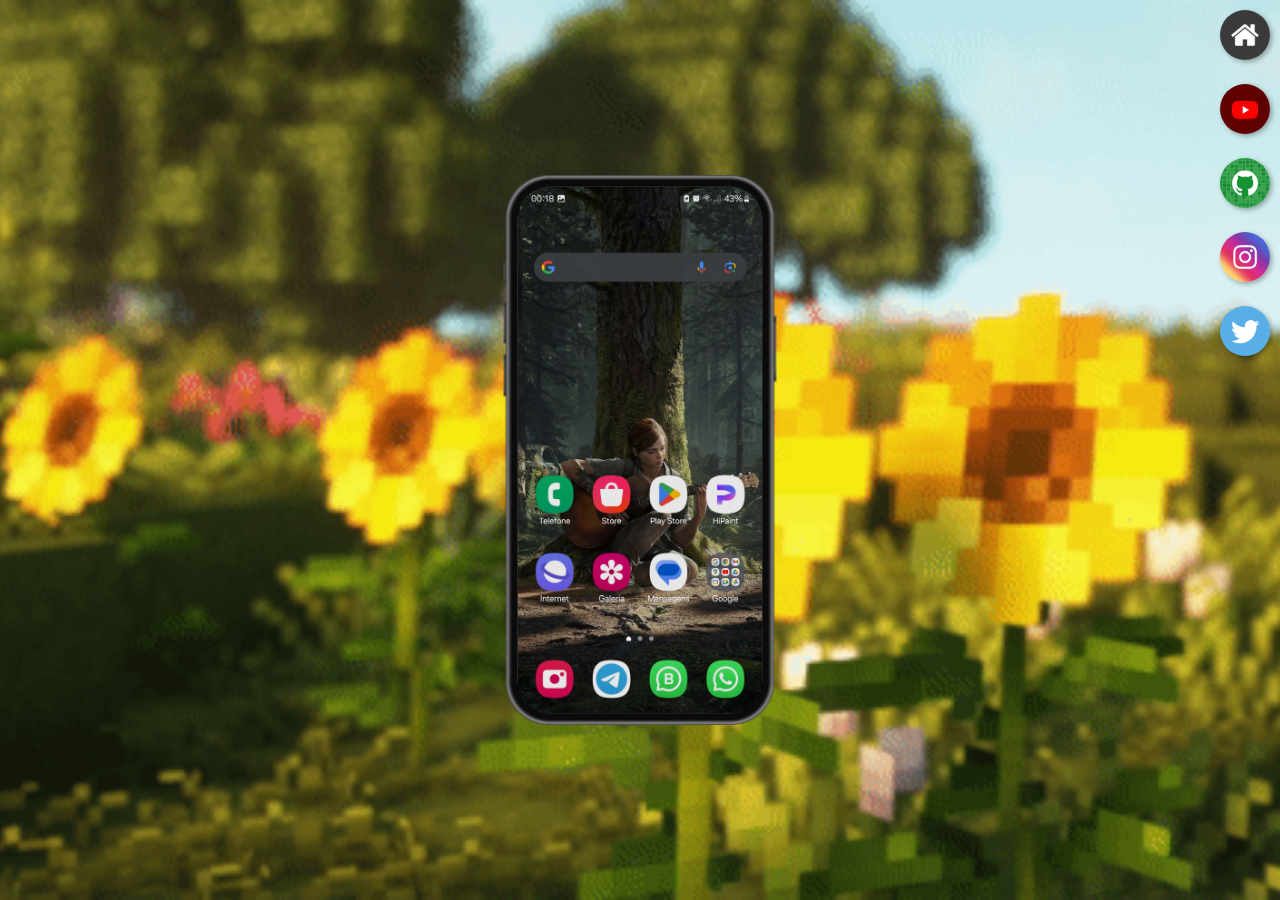
<file: index.html>
<!DOCTYPE html>
<html lang="pt-br">
<head>
    <meta charset="UTF-8">
    <meta name="viewport" content="width=device-width, initial-scale=1.0">
    <link rel="shortcut icon" href="favicon.ico" type="image/x-icon">
    <link rel="stylesheet" href="estilos/style.css">
    <title>Projeto Redes Sociais</title>
</head>
<body>
    <main>
        <section id="telefone">
            <iframe src="home.html" name="tela" id="tela" frameborder="0"></iframe>
        </section>
        <section id="redes-sociais">
            <a href="home.html" target="tela"><img src="imagens/logo-home.jpg" alt="Home"></a><br>
            <a href="youtube.html" target="tela"><img src="imagens/logo-youtube.jpg" alt="Youtube"></a><br>
            <a href="github.html" target="tela"><img src="imagens/logo-github.jpg" alt="github"></a><br>
            <a href="instagram.html" target="tela"><img src="imagens/logo-instagram.jpg" alt="Instagram"></a><br>
            <a href="twitter.html" target="tela"><img src="imagens/logo-twitter.jpg" alt="twitter"></a>
        </section>
    </main>
</body>
</html>
</file>
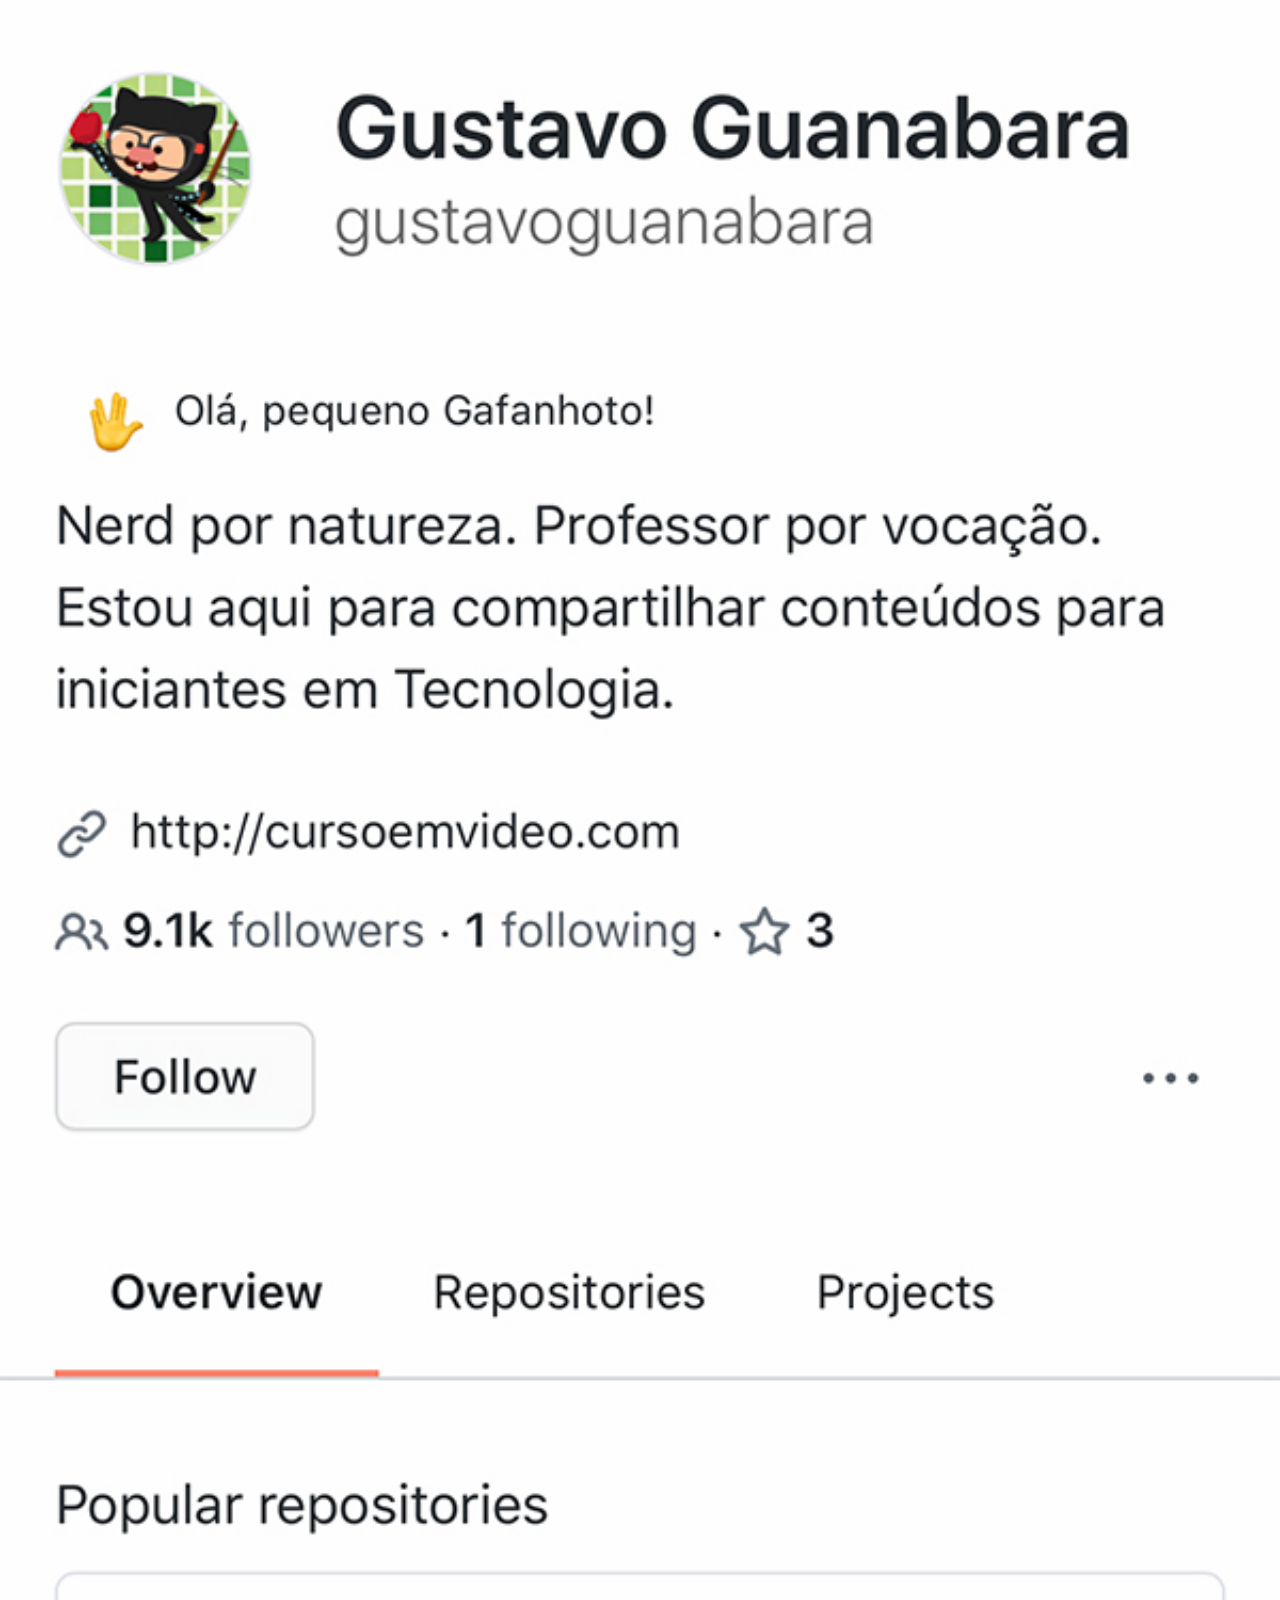
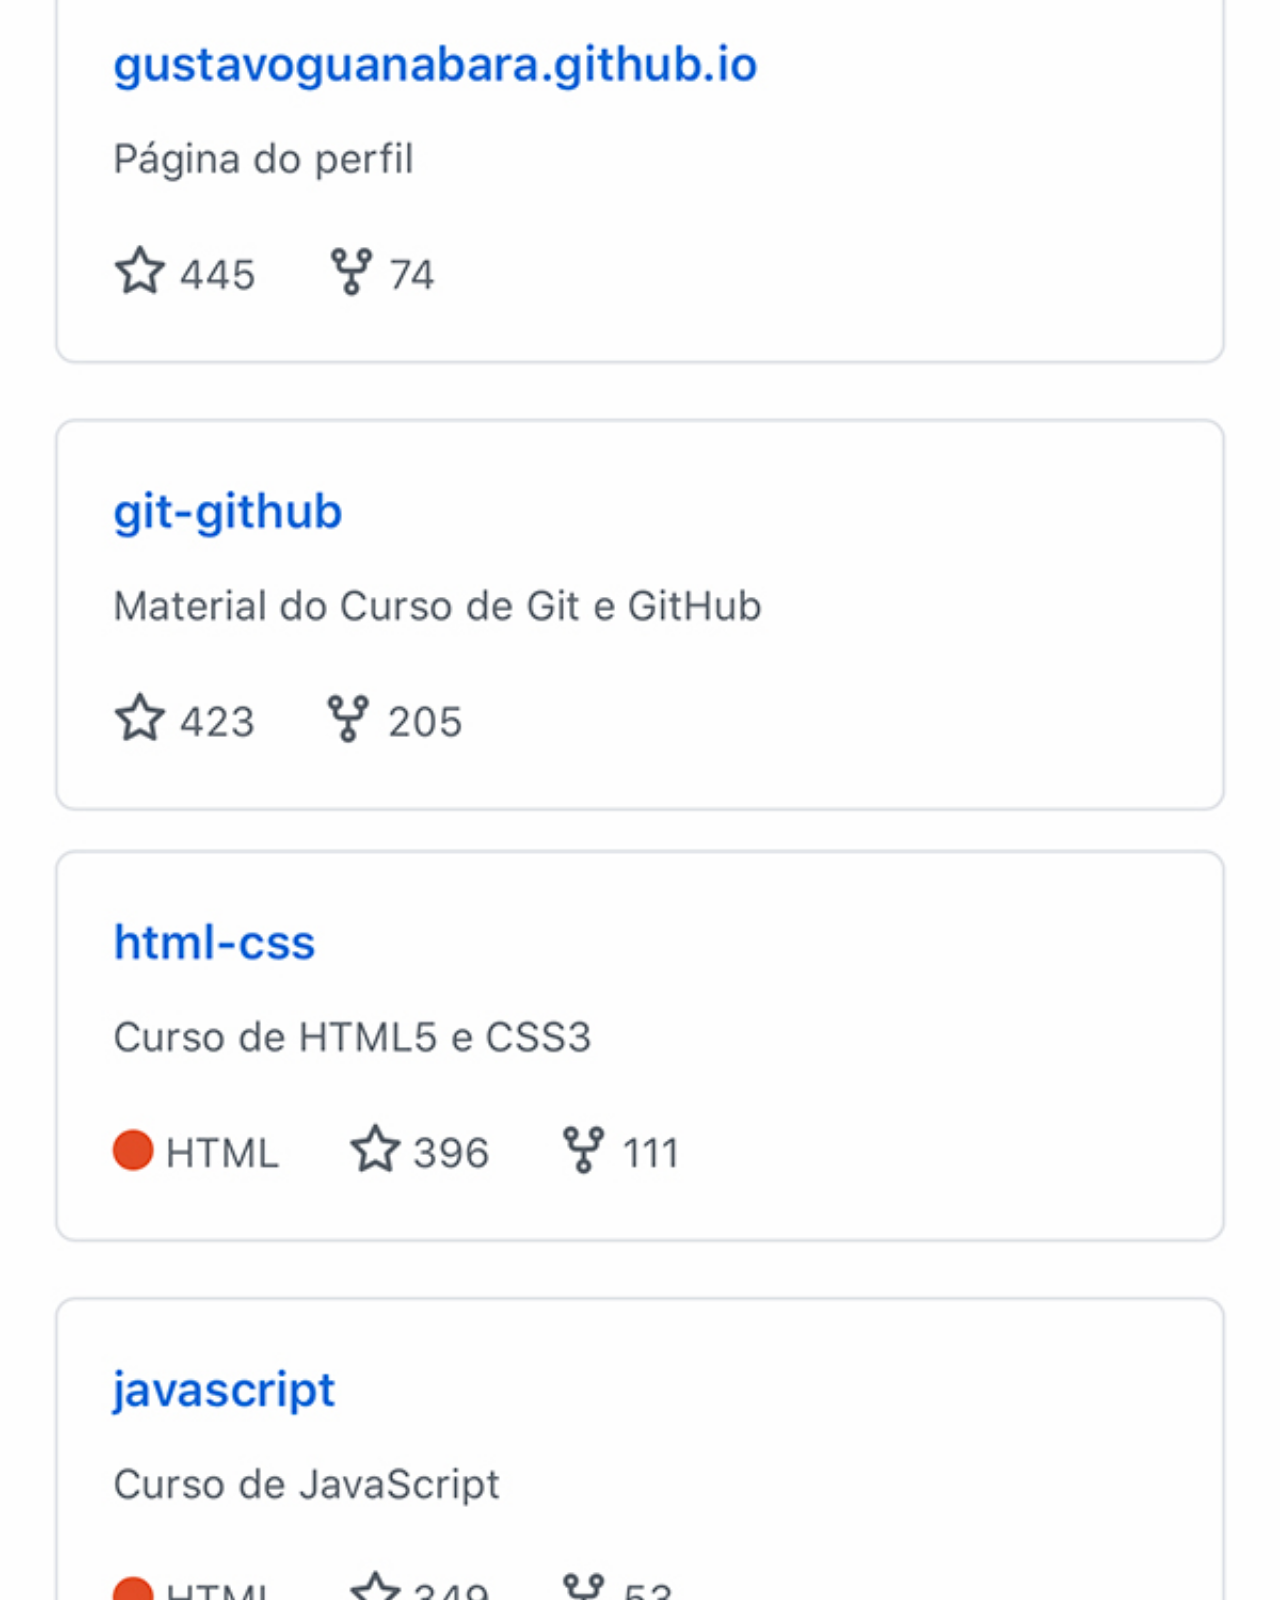
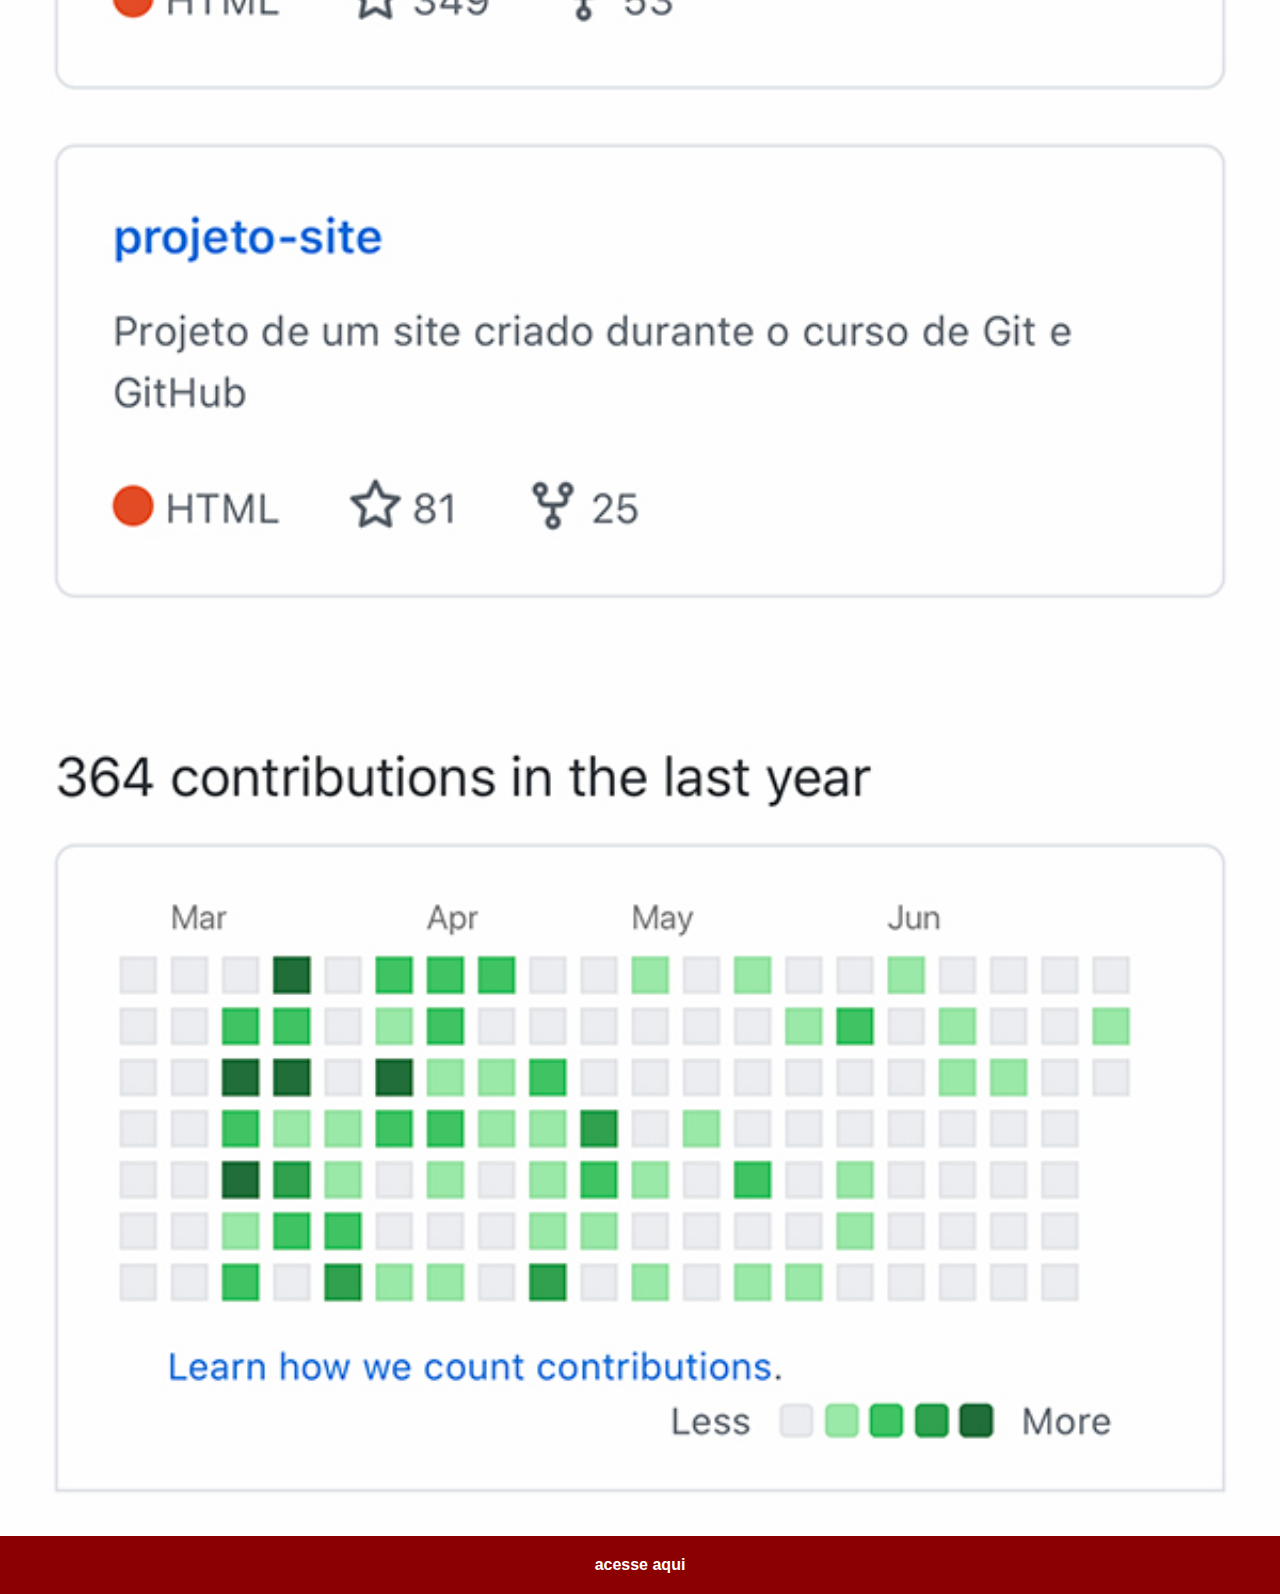
<file: github.html>
<!DOCTYPE html>
<html lang="en">
<head>
    <meta charset="UTF-8">
    <meta name="viewport" content="width=device-width, initial-scale=1.0">
    <title>github</title>
    <link rel="stylesheet" href="estilos/social.css">
</head>
<body>
    <img src="imagens/tela-github.jpg" alt="github">
    <a href="https://github.com/gustavoguanabara" target="_blank">acesse aqui</a>
</body>
</html>
</file>
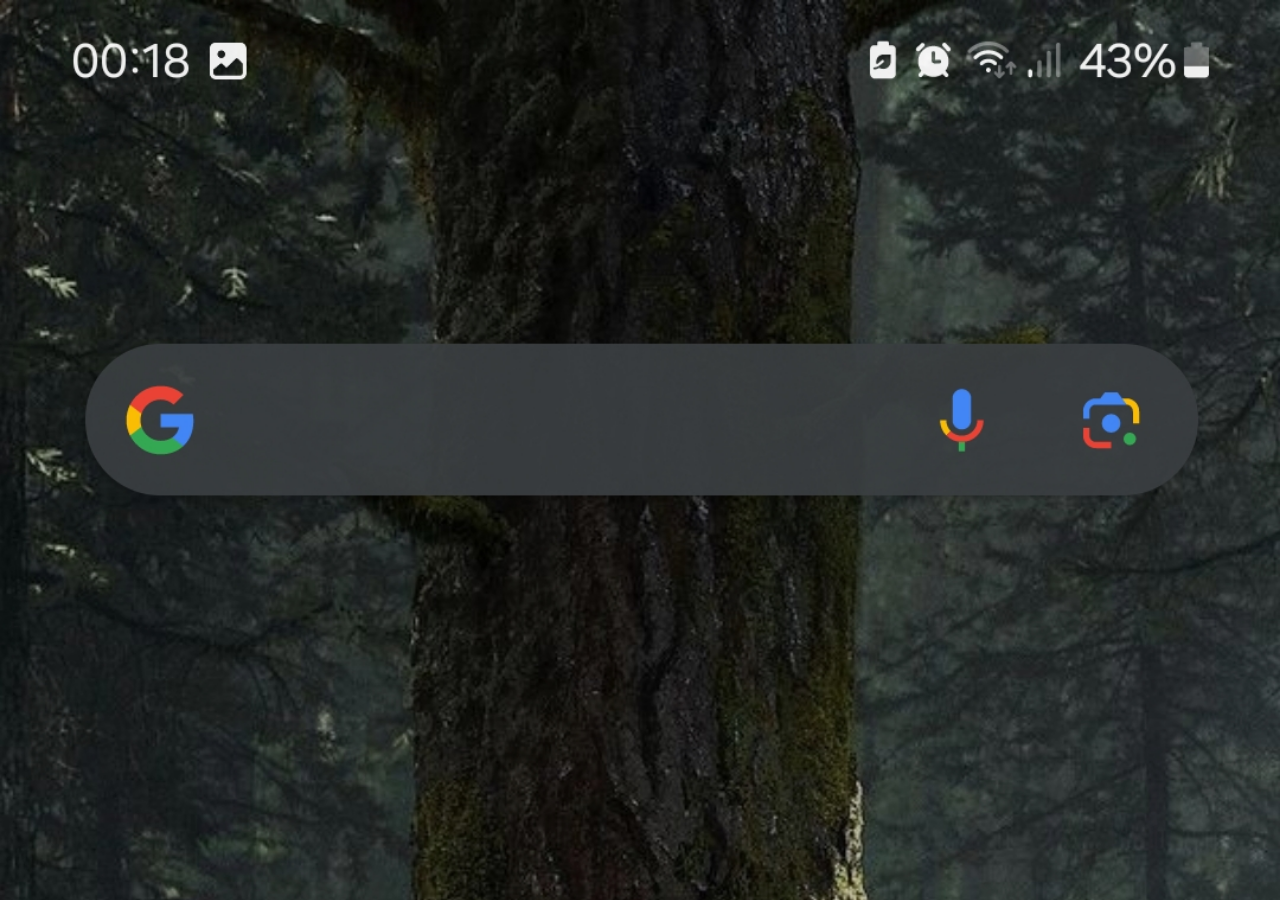
<file: home.html>
<!DOCTYPE html>
<html lang="pt-br">
<head>
    <meta charset="UTF-8">
    <meta name="viewport" content="width=device-width, initial-scale=1.0">
    <title>Home</title>
    <style>
        * {
            margin: 0px;
            padding: 0px;
        }

        body {
            width: 100vw;
            height: 100vh;
            background: black url('imagens/home2.jpg') no-repeat top center;
            background-size: cover;
        }
    </style>
</head>
<body>
    
</body>
</html>
</file>
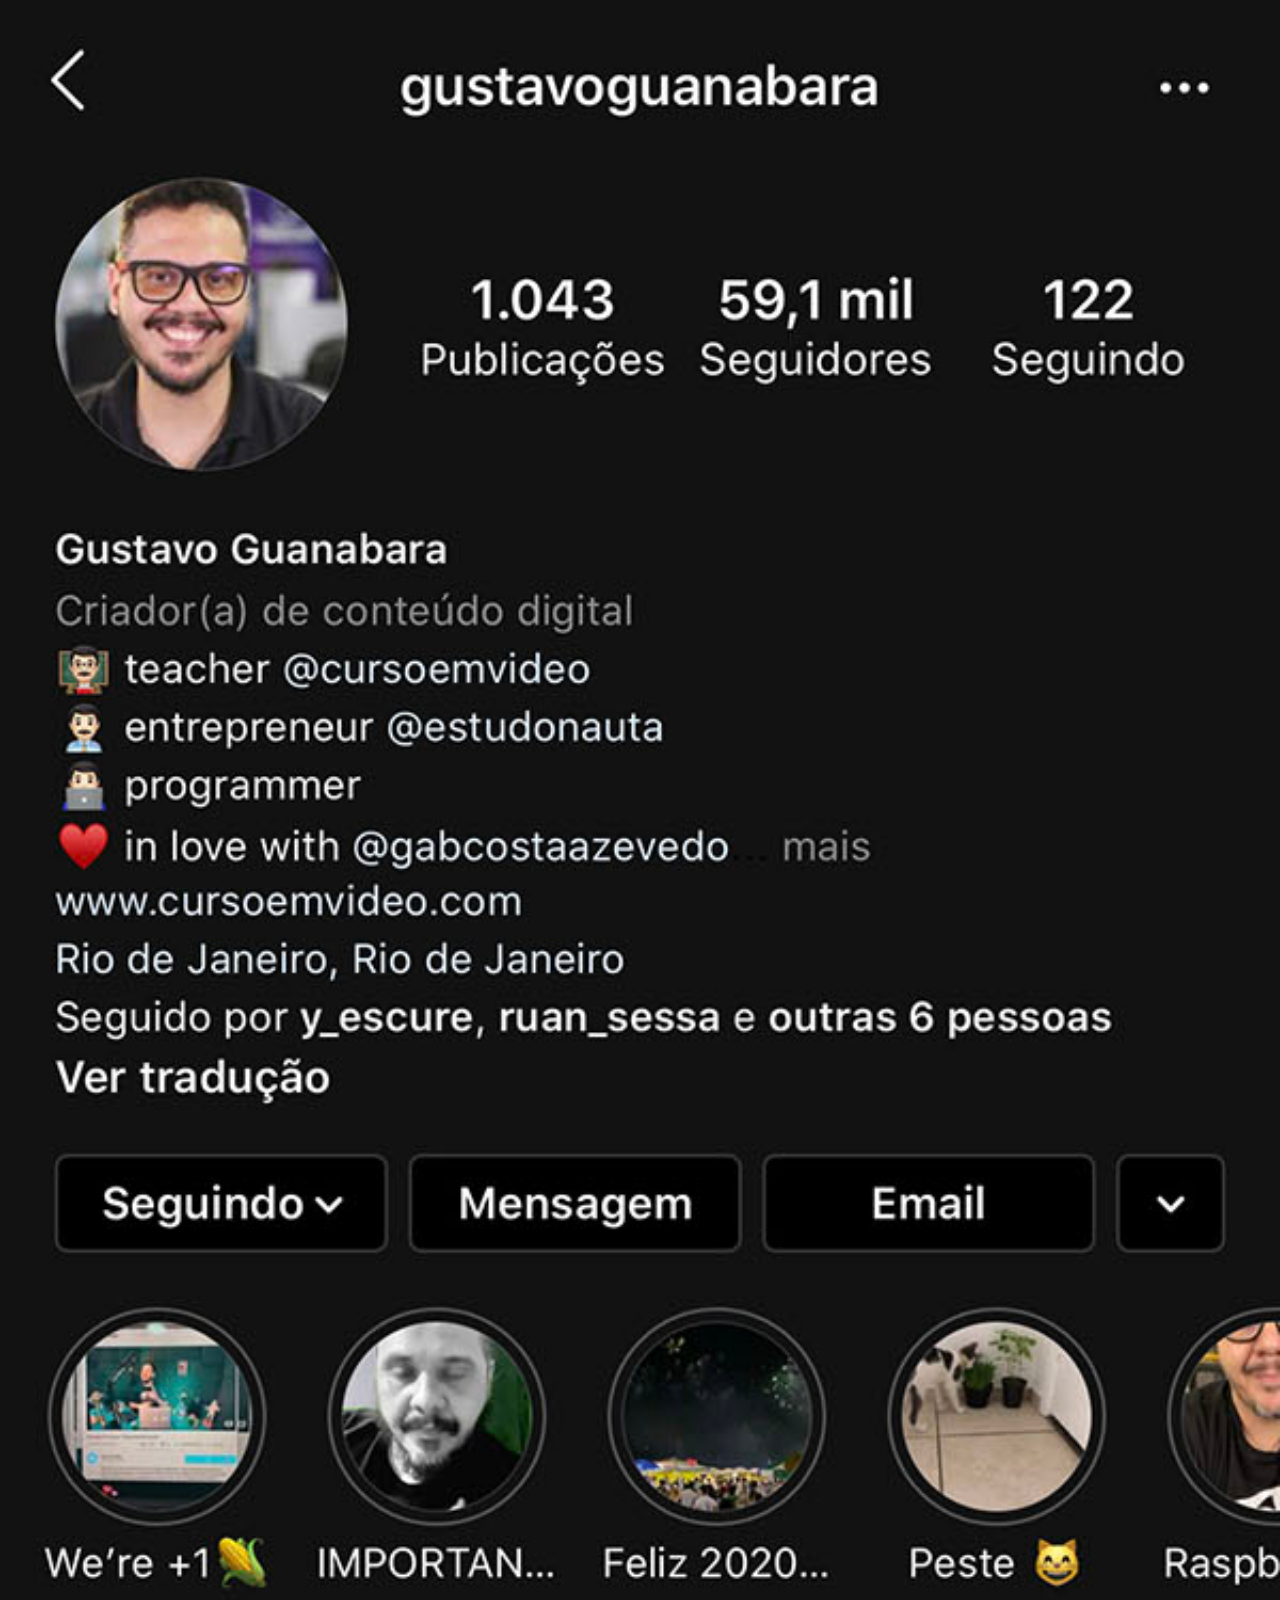
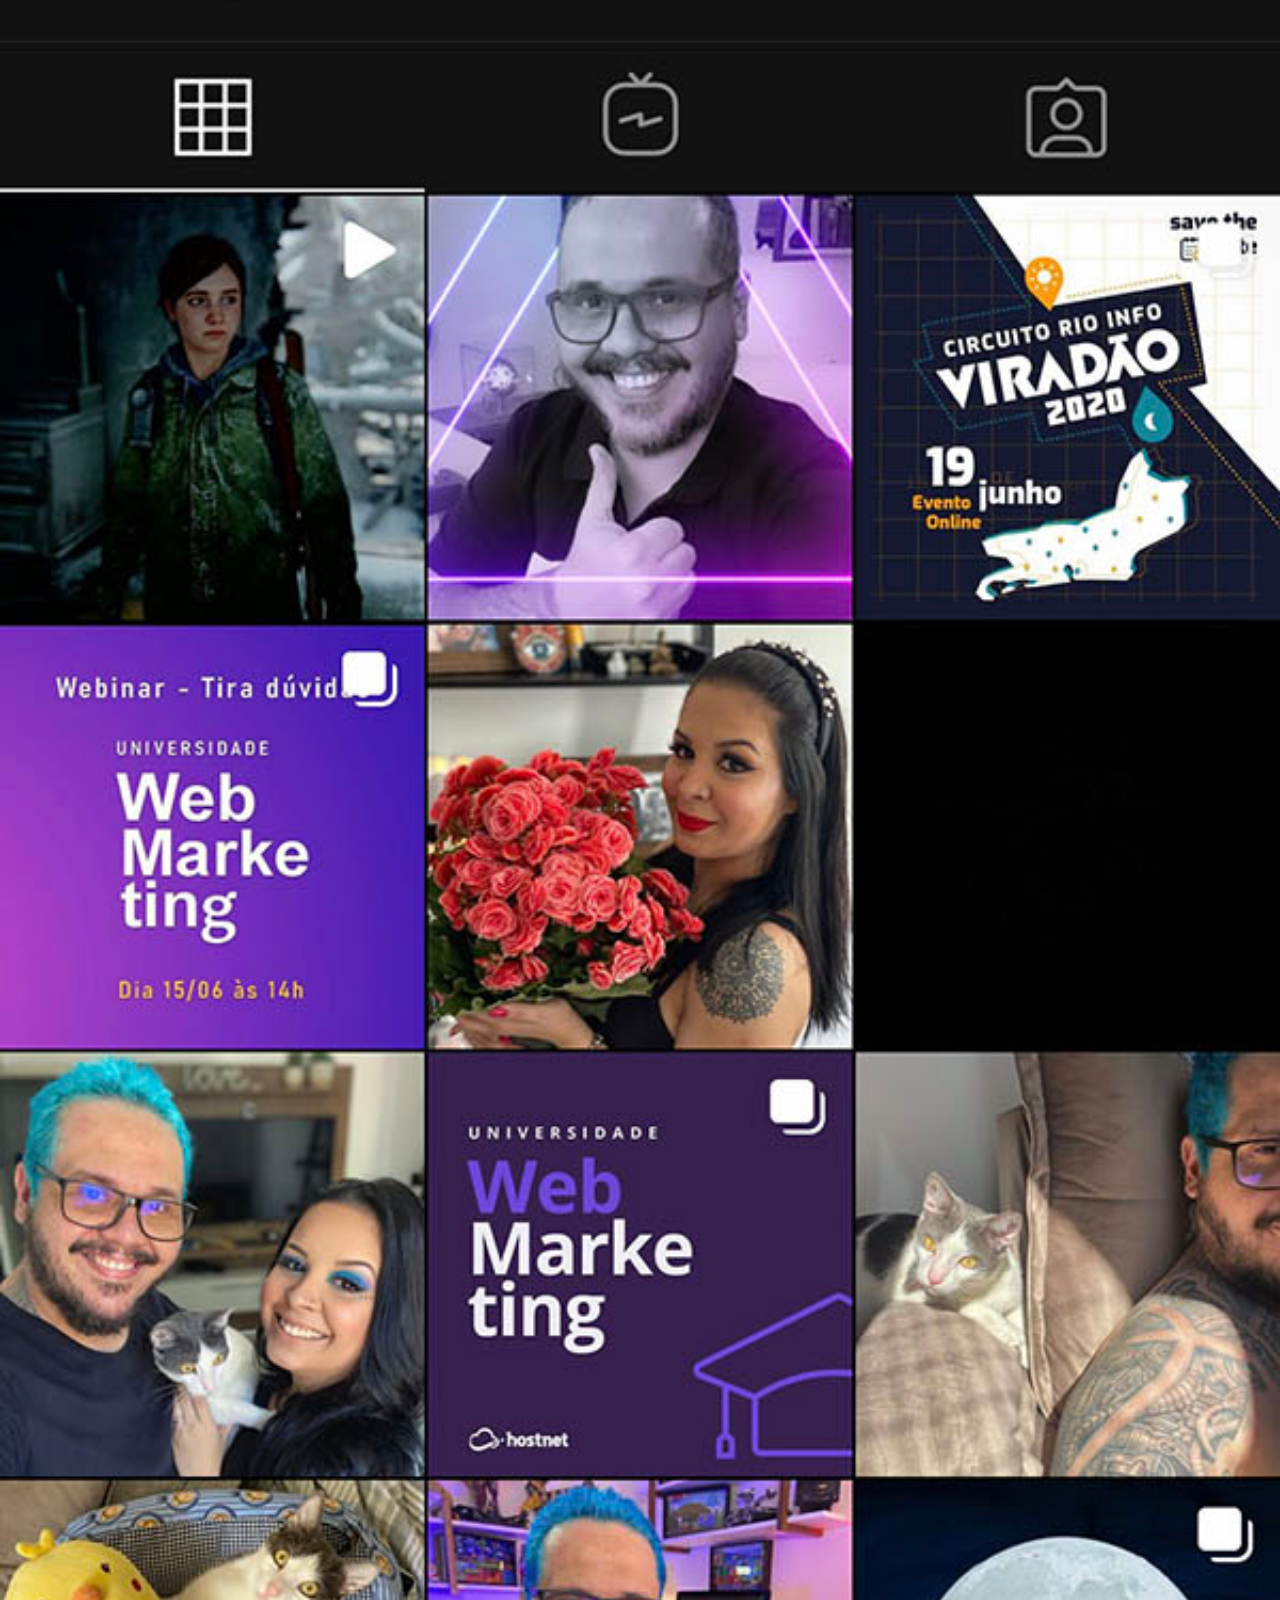
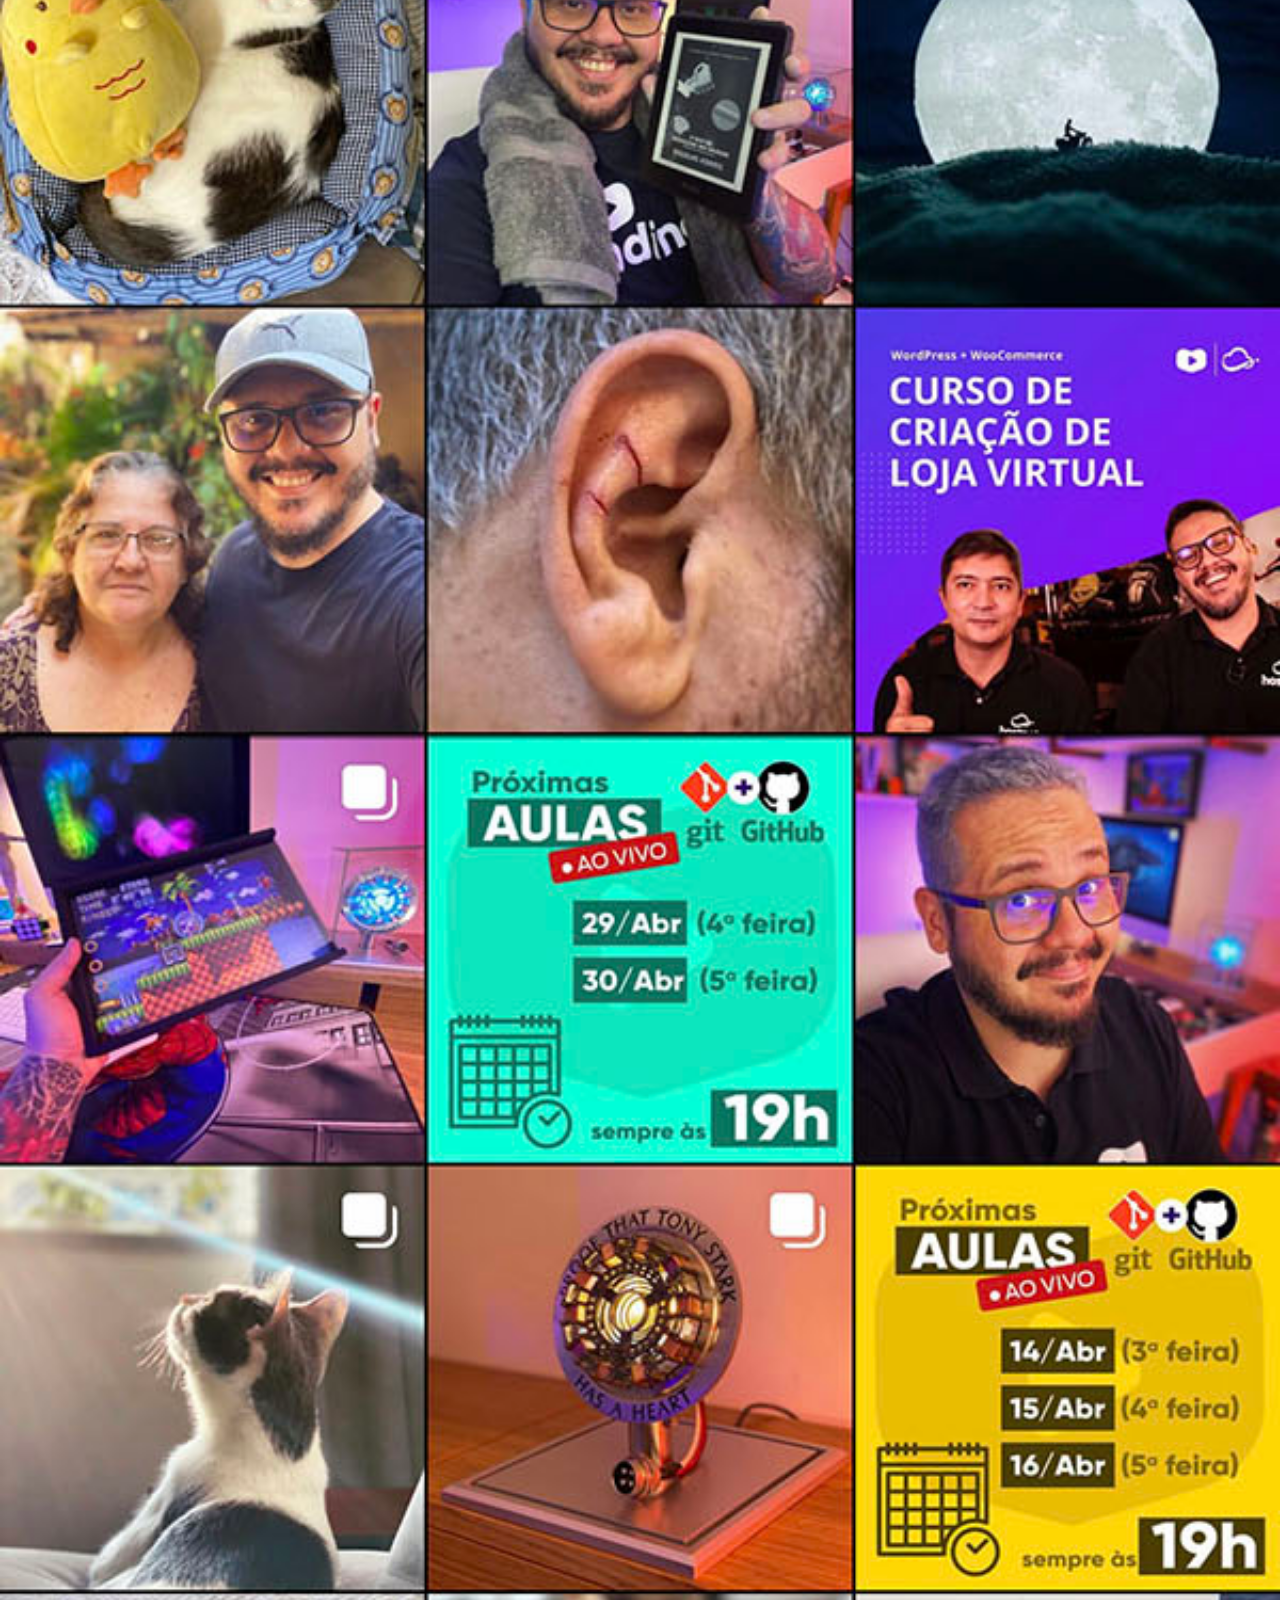
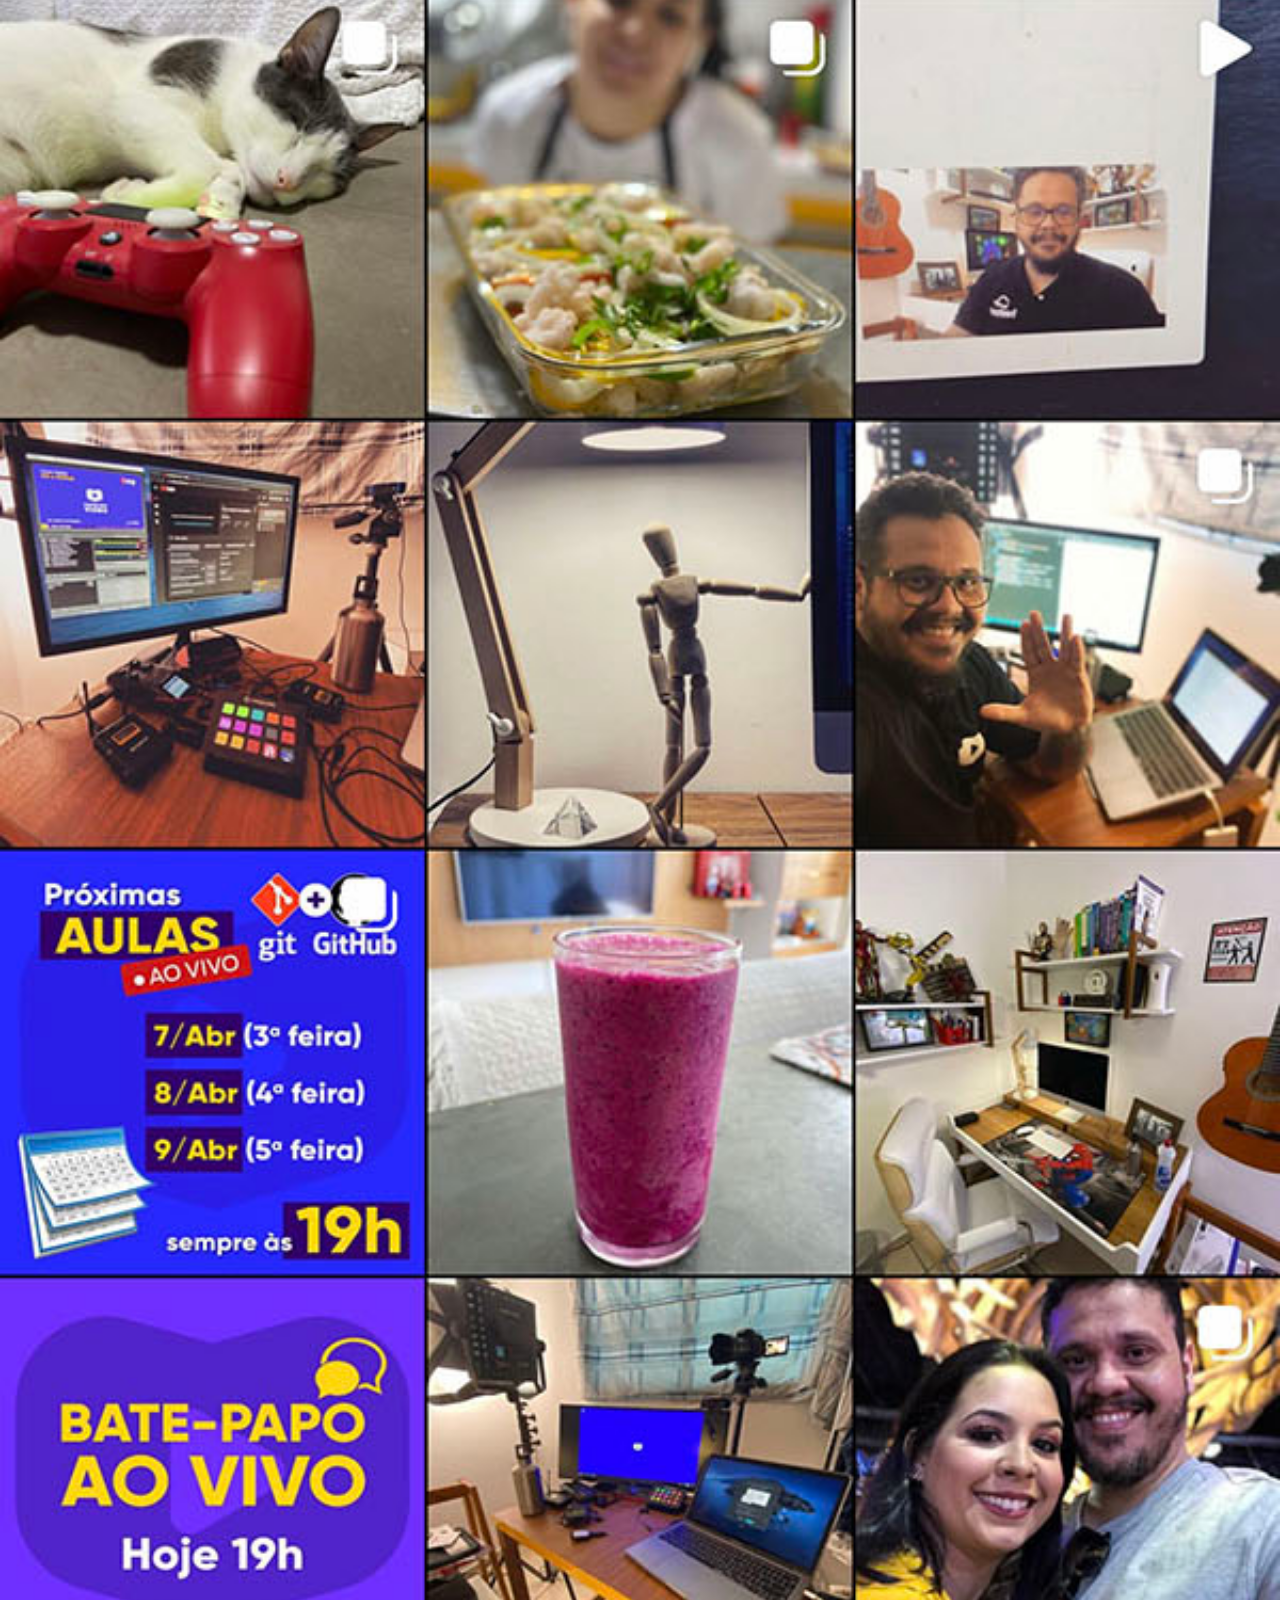
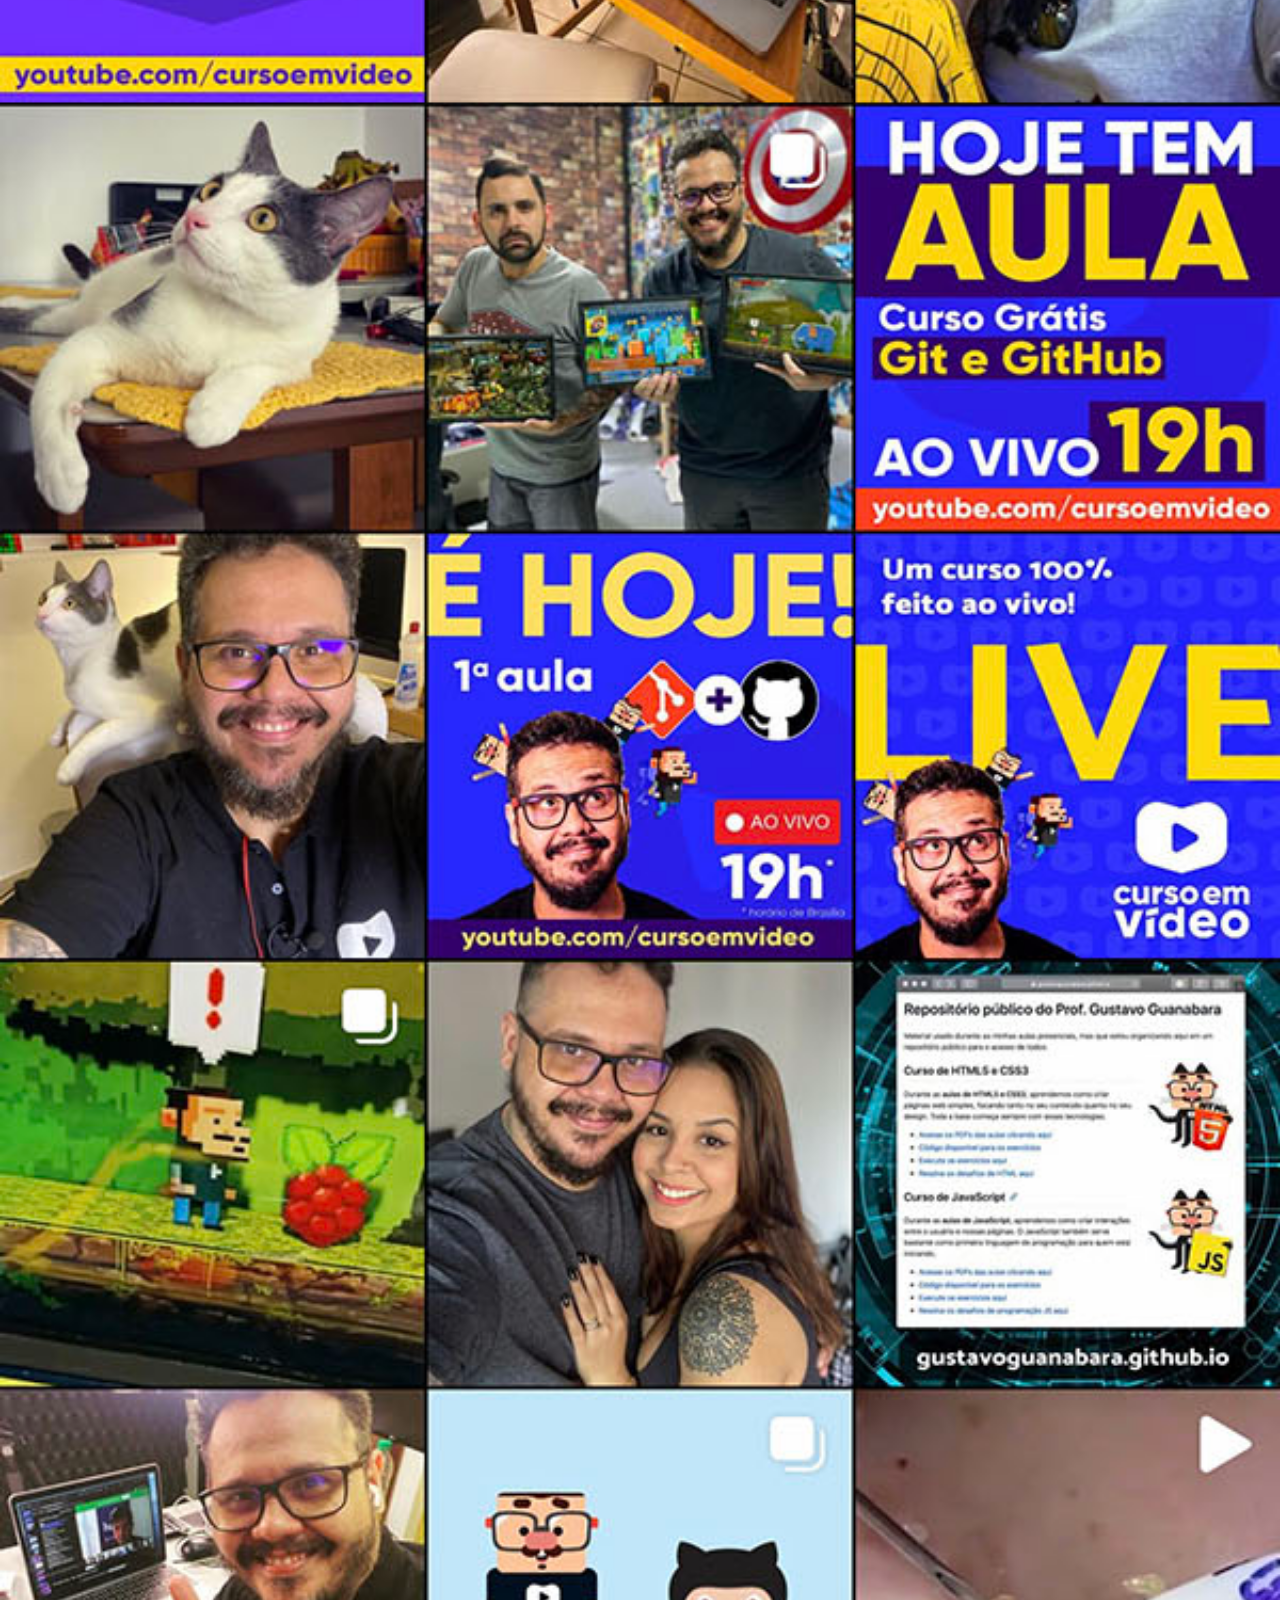
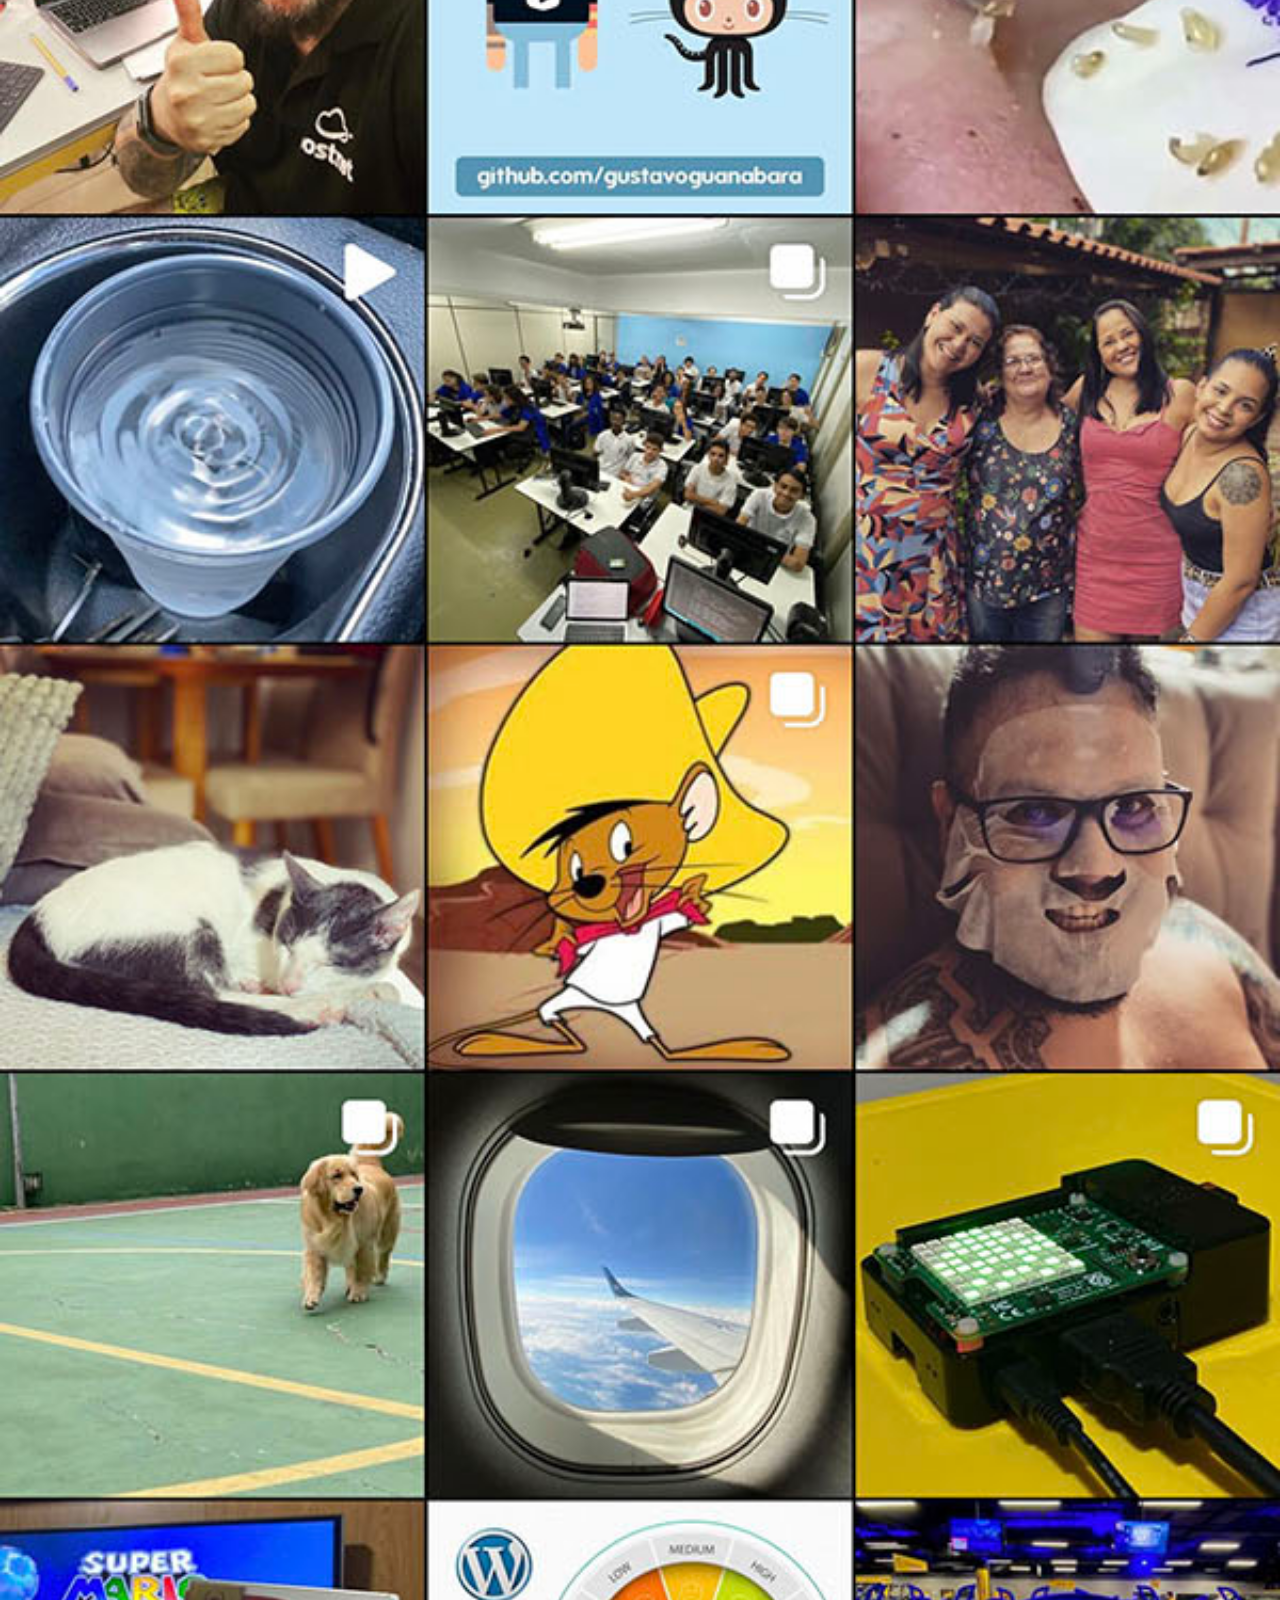
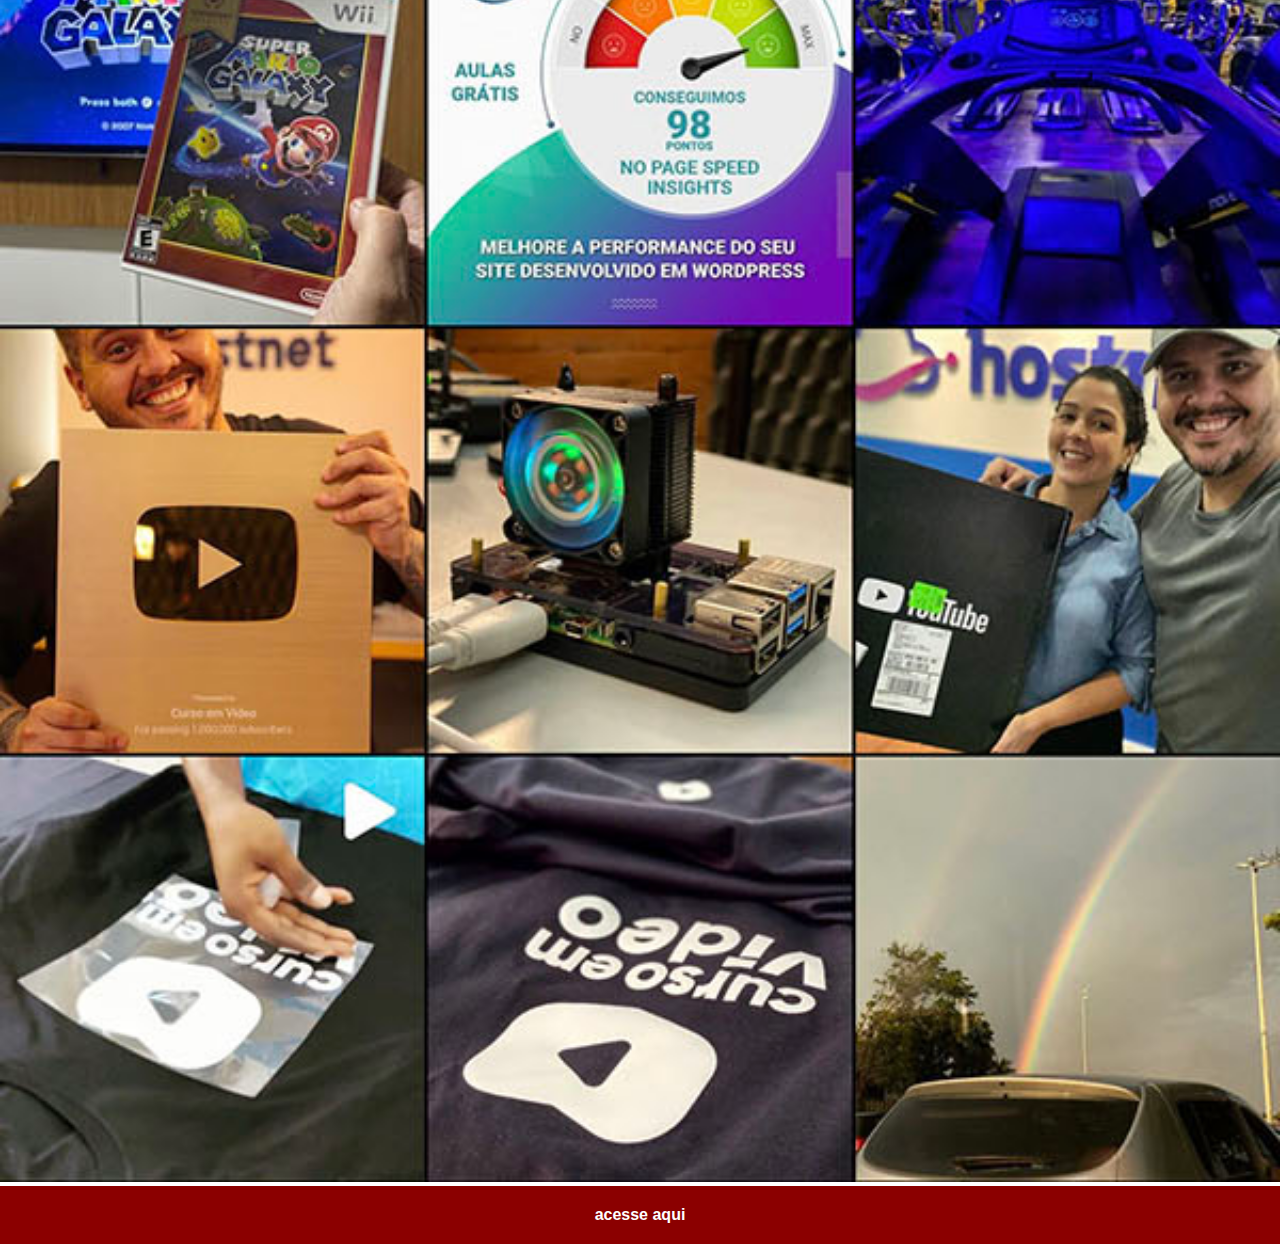
<file: instagram.html>
<!DOCTYPE html>
<html lang="pt-br">
<head>
    <meta charset="UTF-8">
    <meta name="viewport" content="width=device-width, initial-scale=1.0">
    <title>Instagram</title>
    <link rel="stylesheet" href="estilos/social.css">
</head>
<body>
    <img src="imagens/tela-instagram.jpg" alt="instagram">
    <a href="https://www.instagram.com/gustavoguanabara/" target="_blank">acesse aqui</a>
</body>
</html>
</file>
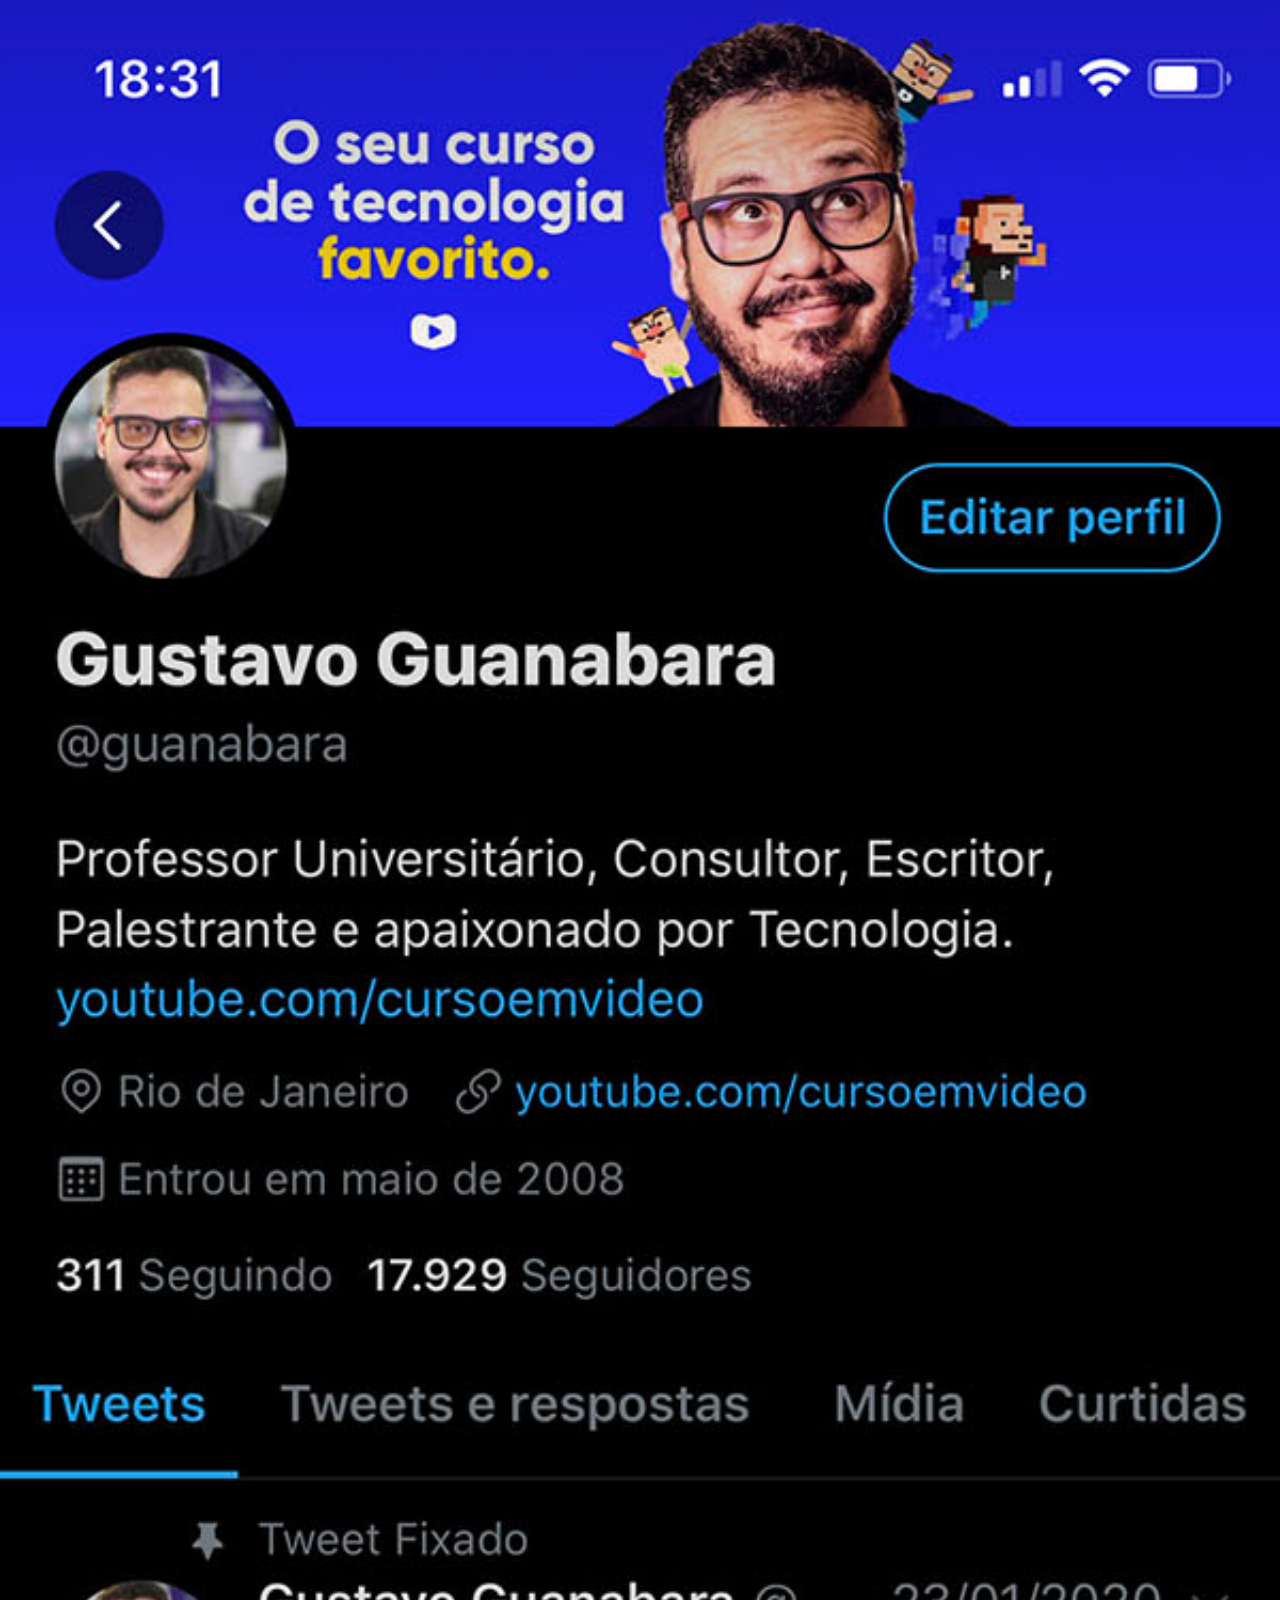
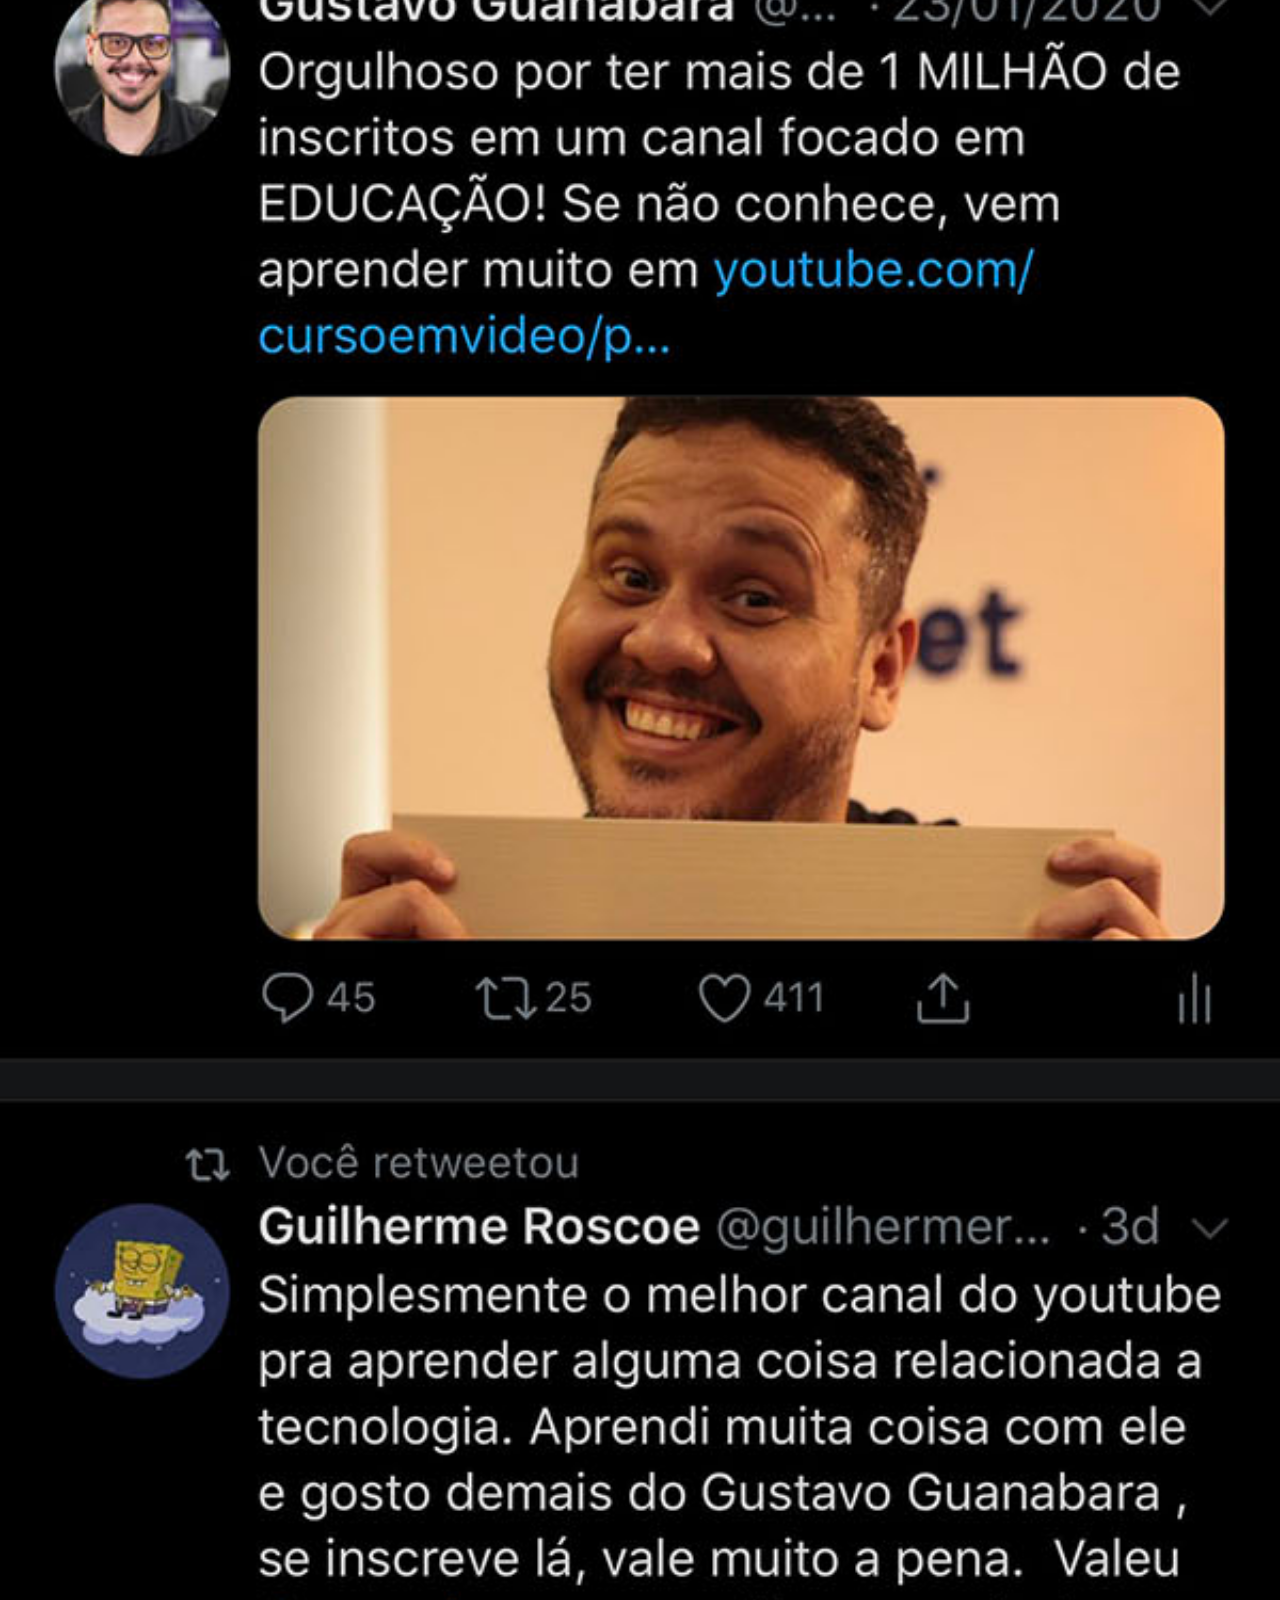
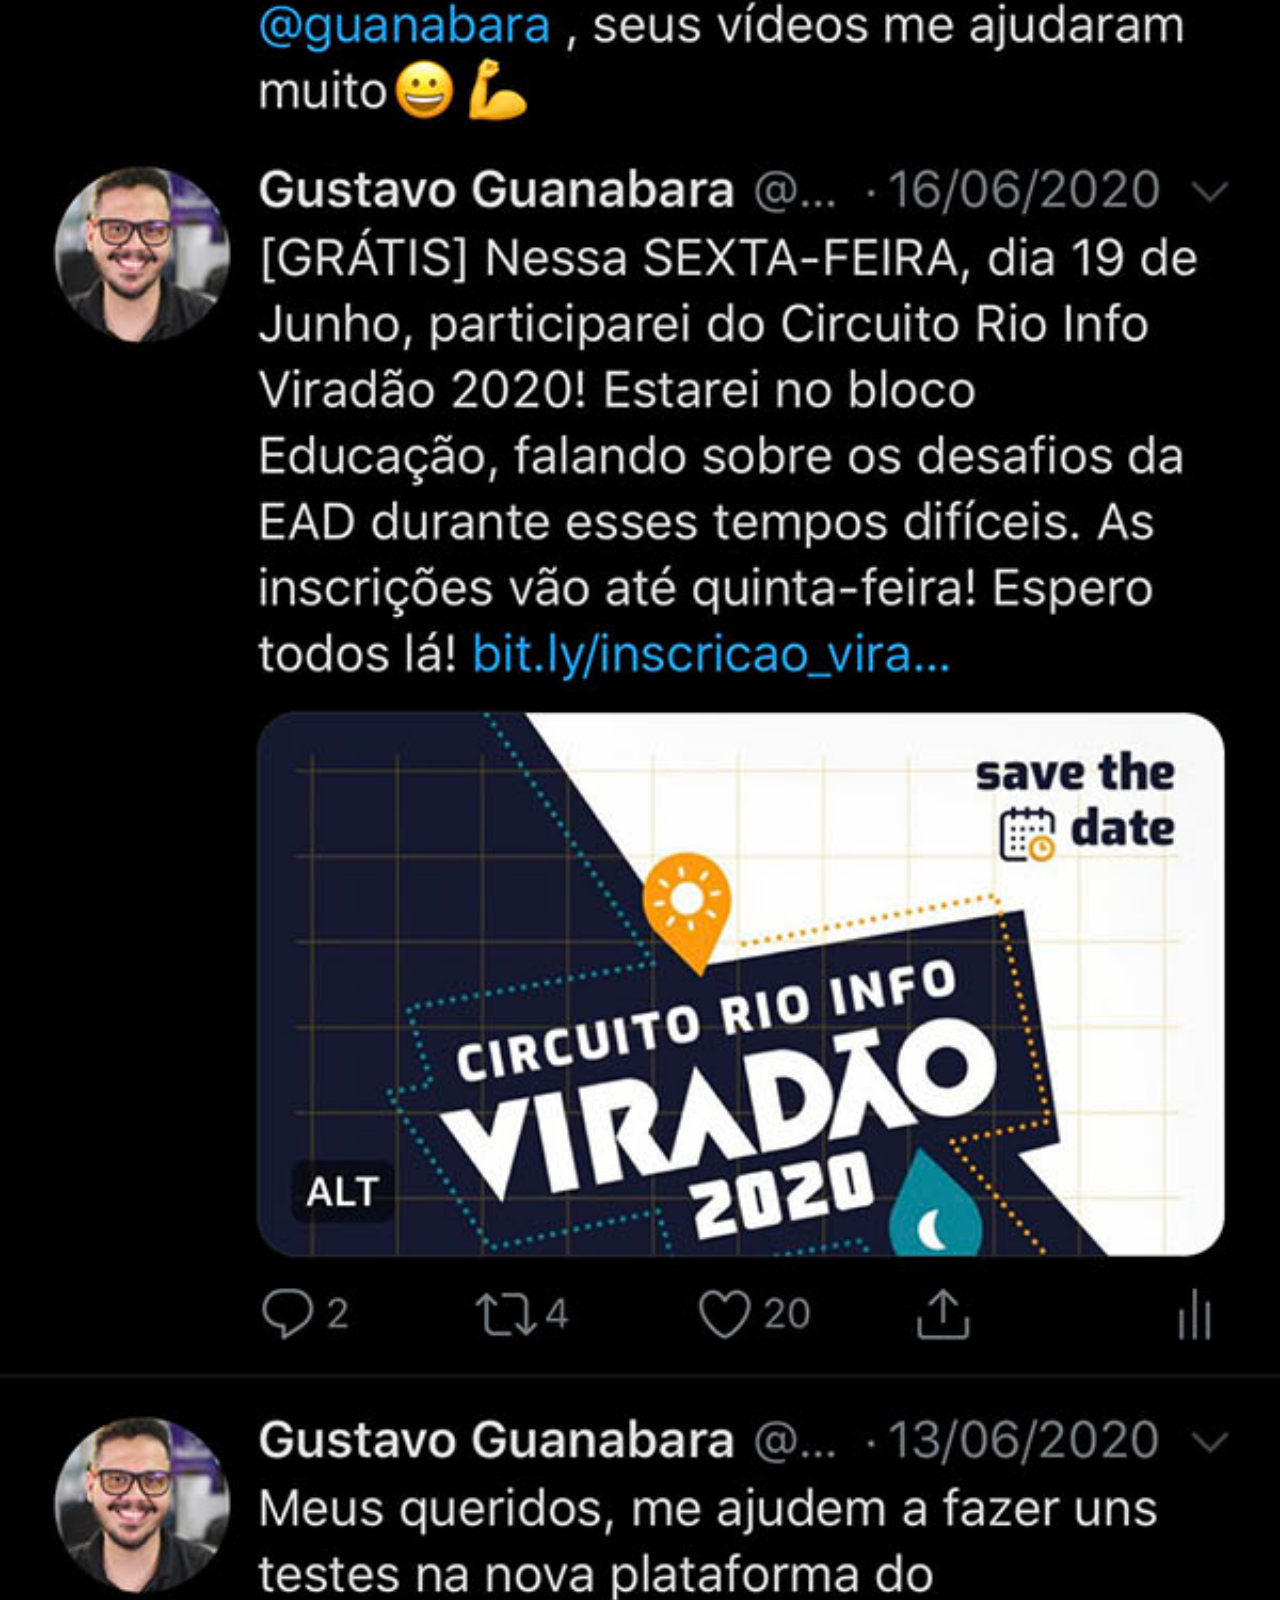
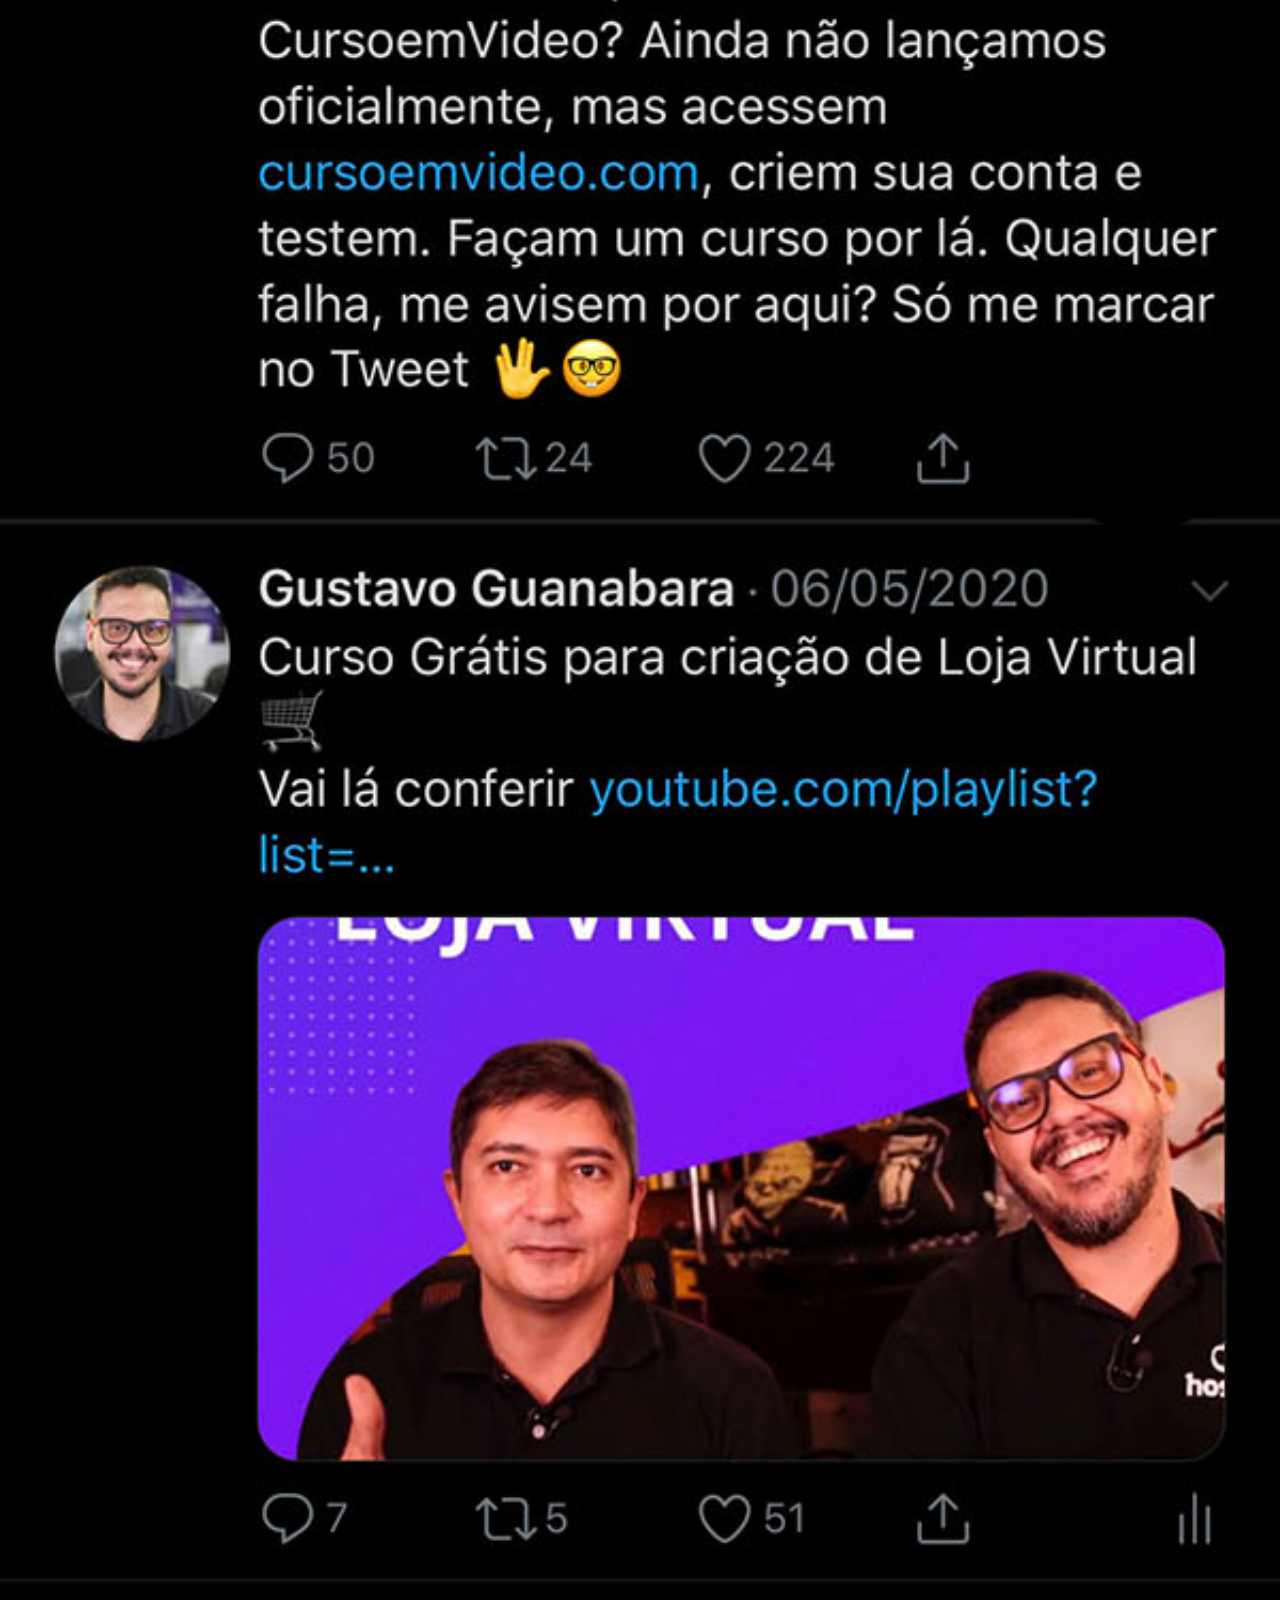
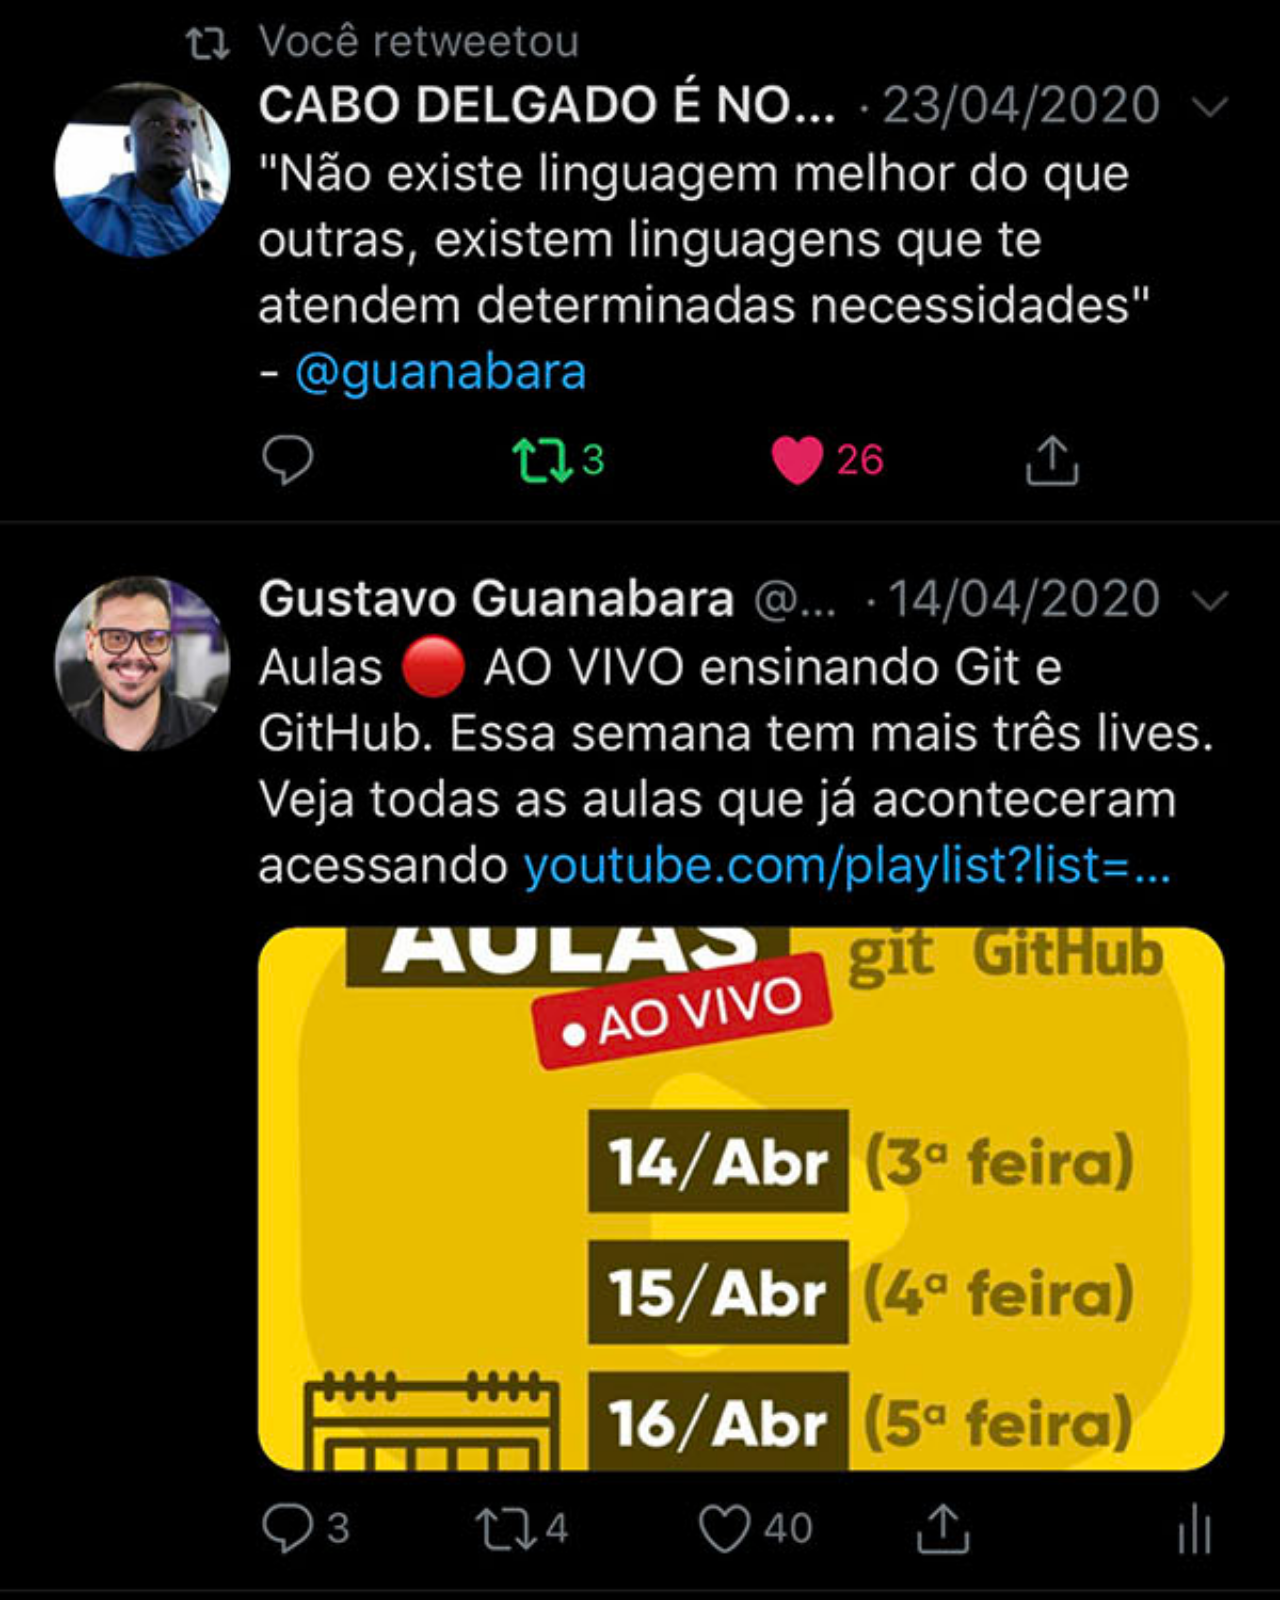
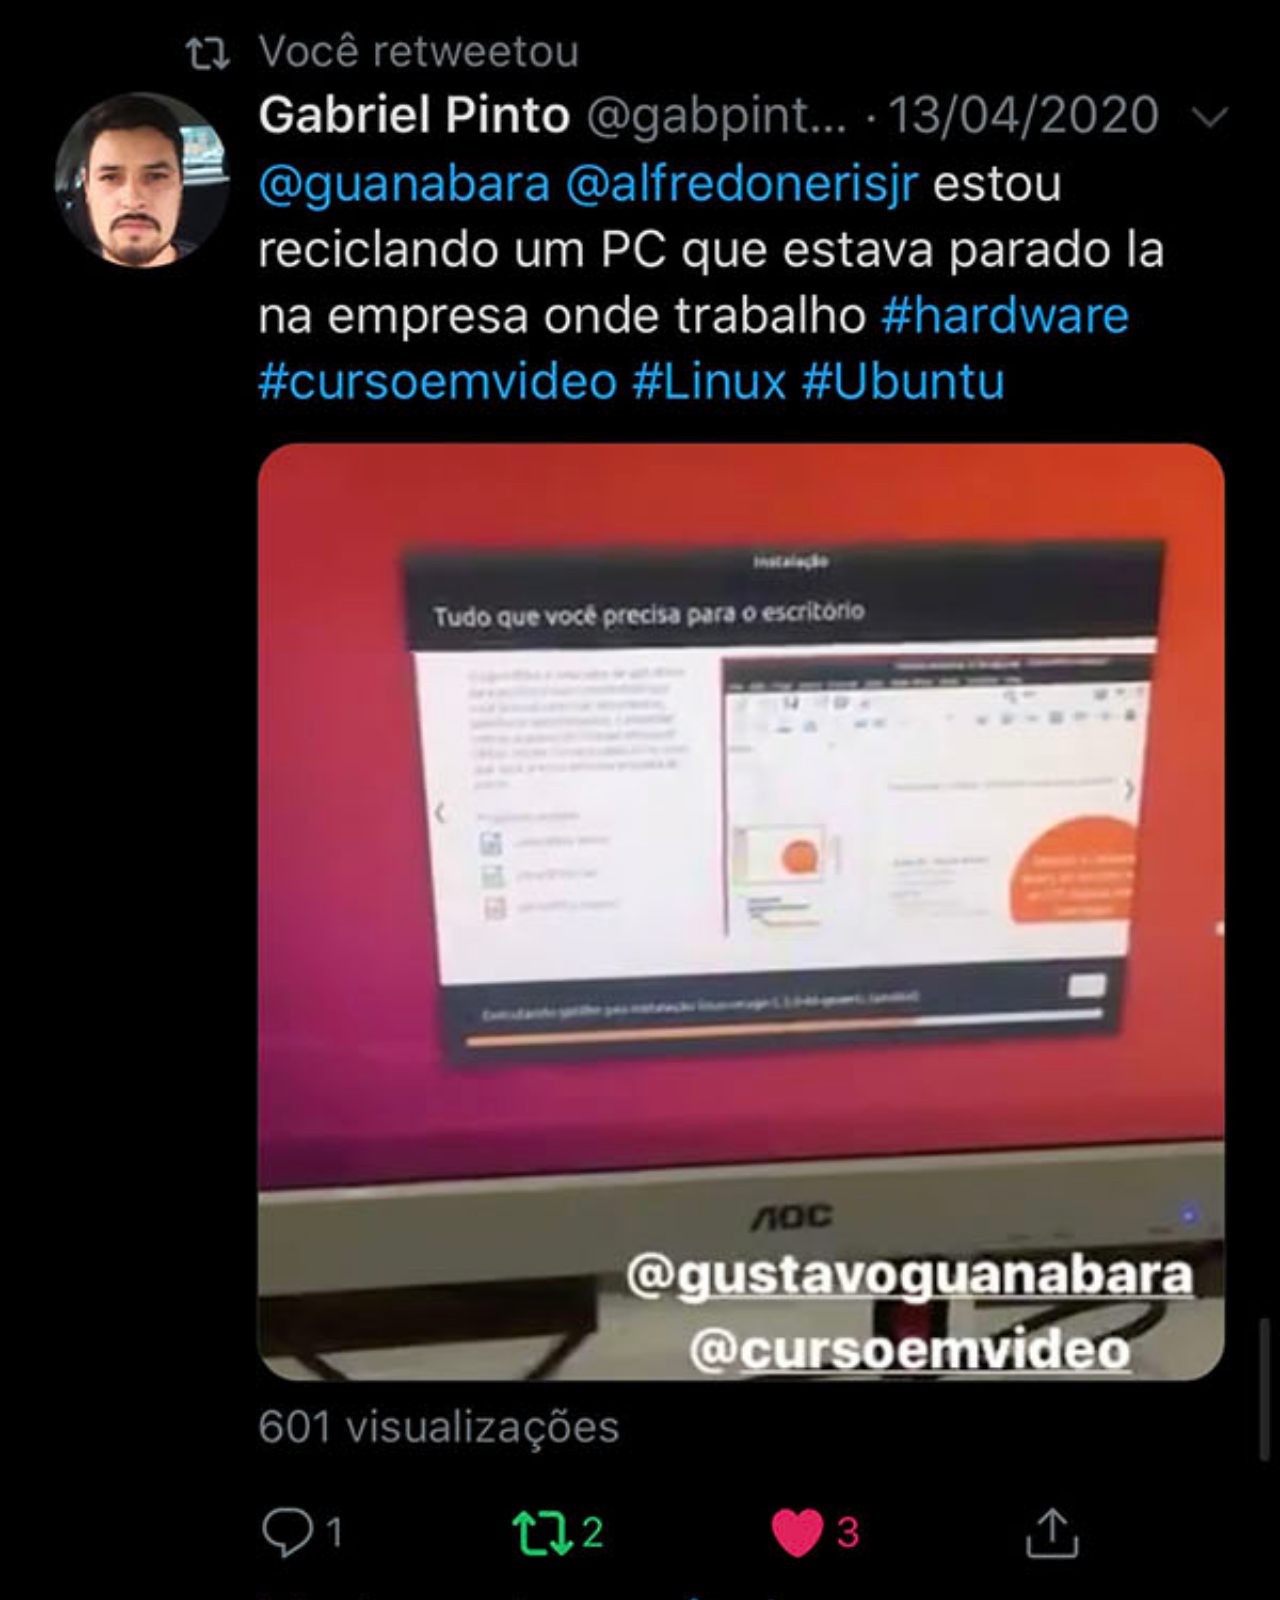
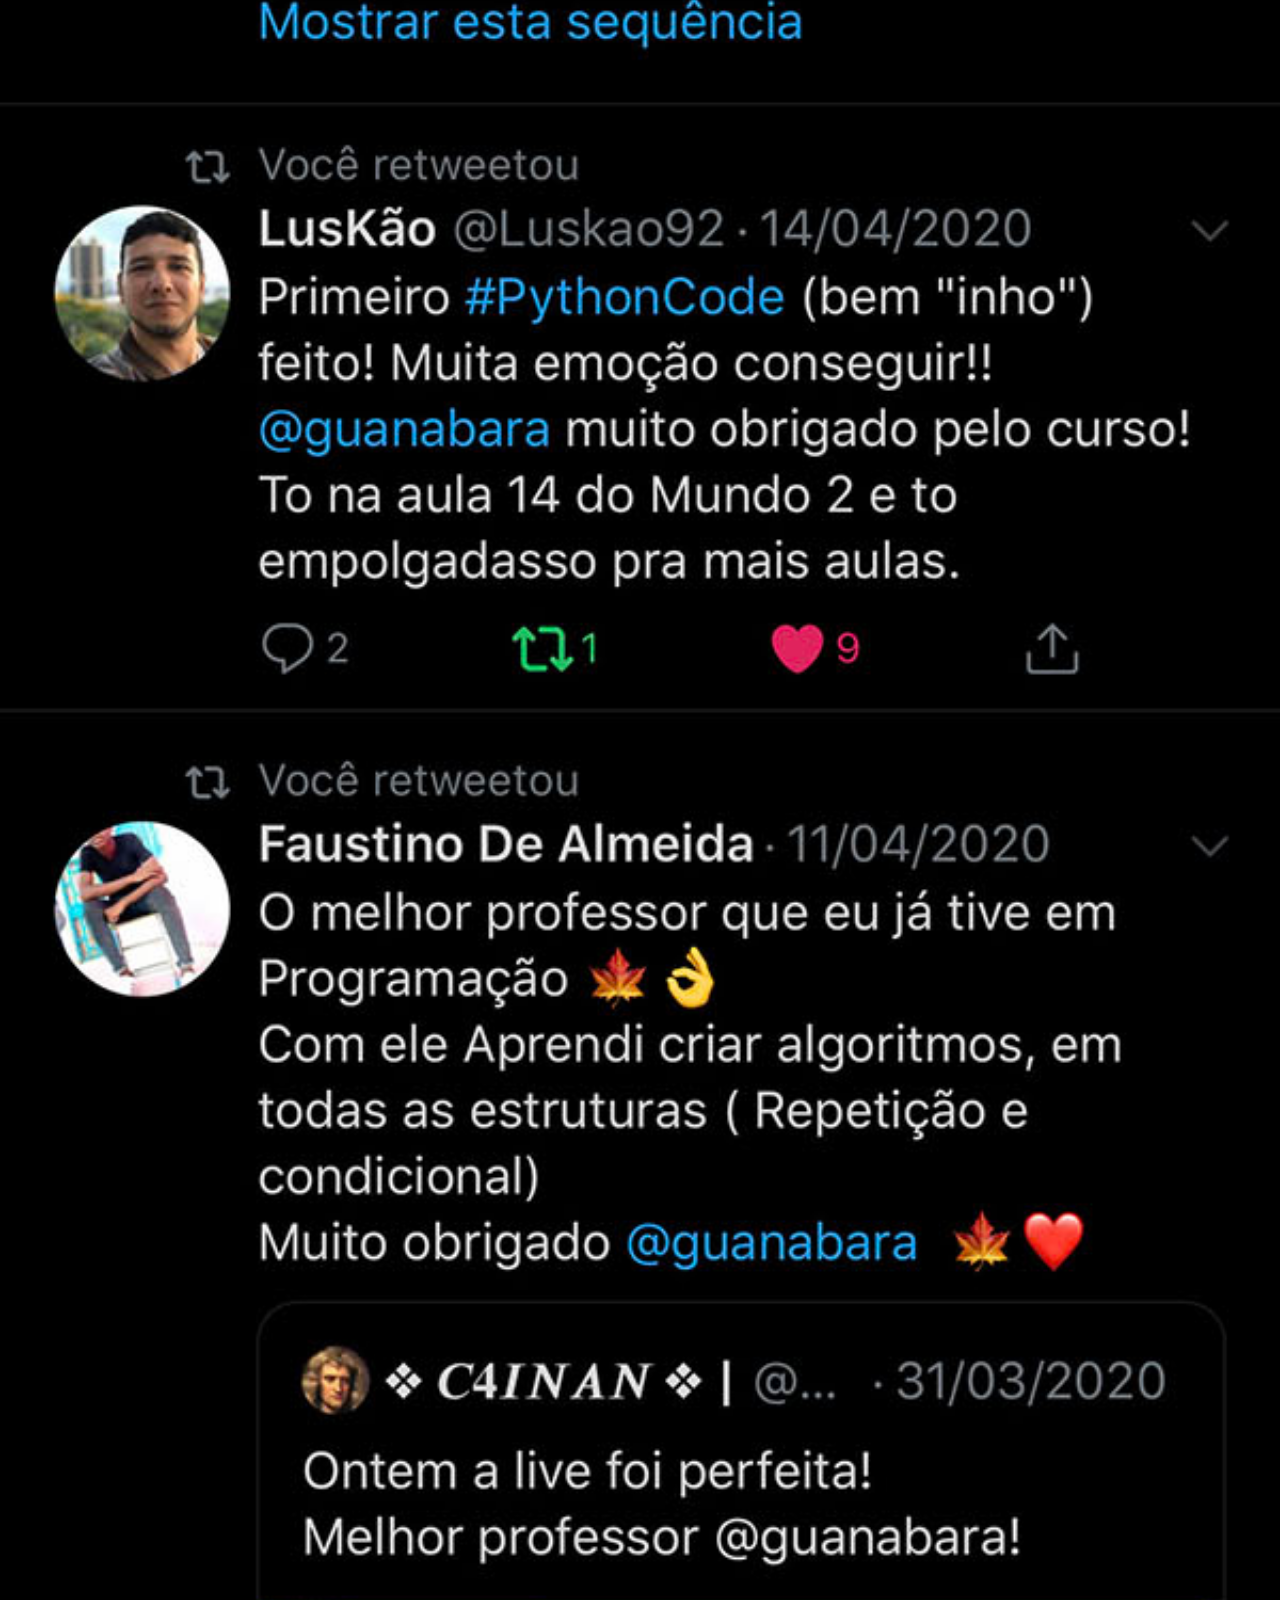
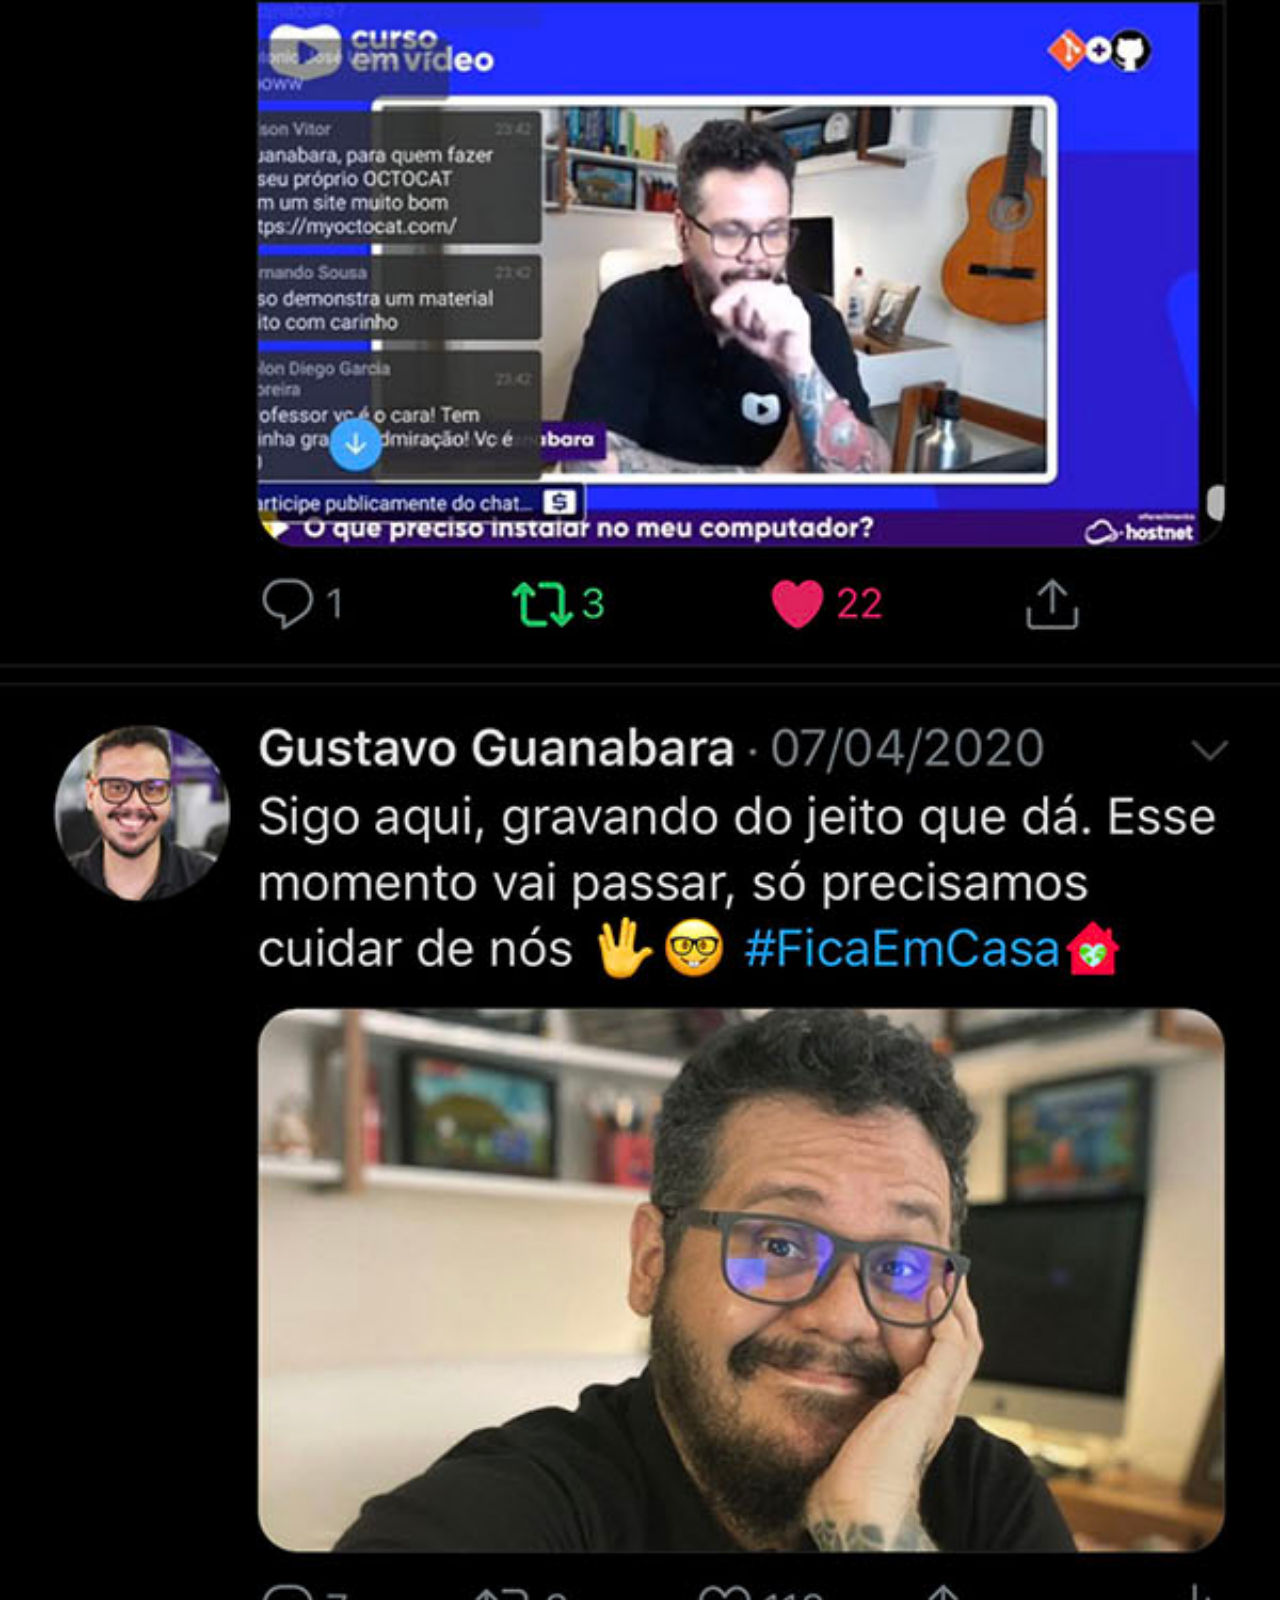
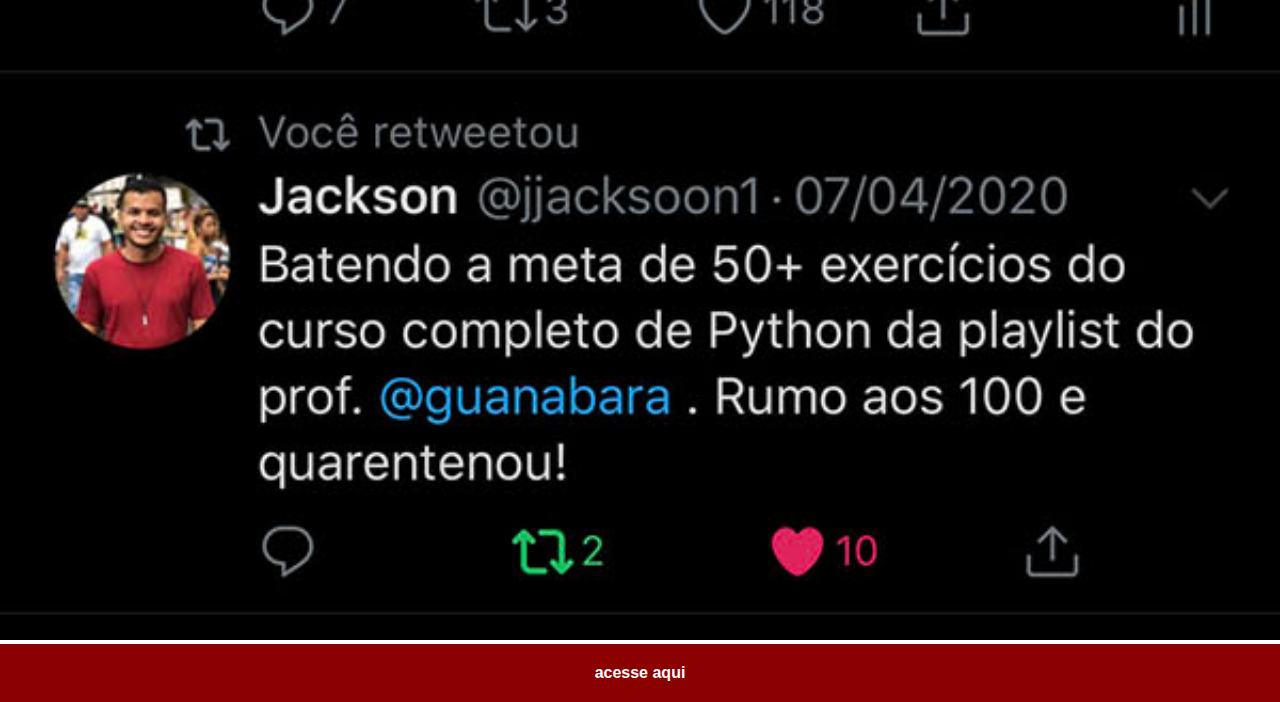
<file: twitter.html>
<!DOCTYPE html>
<html lang="pt-br">
<head>
    <meta charset="UTF-8">
    <meta name="viewport" content="width=device-width, initial-scale=1.0">
    <title>Twitter</title>
    <link rel="stylesheet" href="estilos/social.css">
</head>
<body>
    <img src="imagens/tela-twitter.jpg" alt="twitter">
    <a href="https://x.com/guanabara" target="_blank">acesse aqui</a>
</body>
</html>
</file>
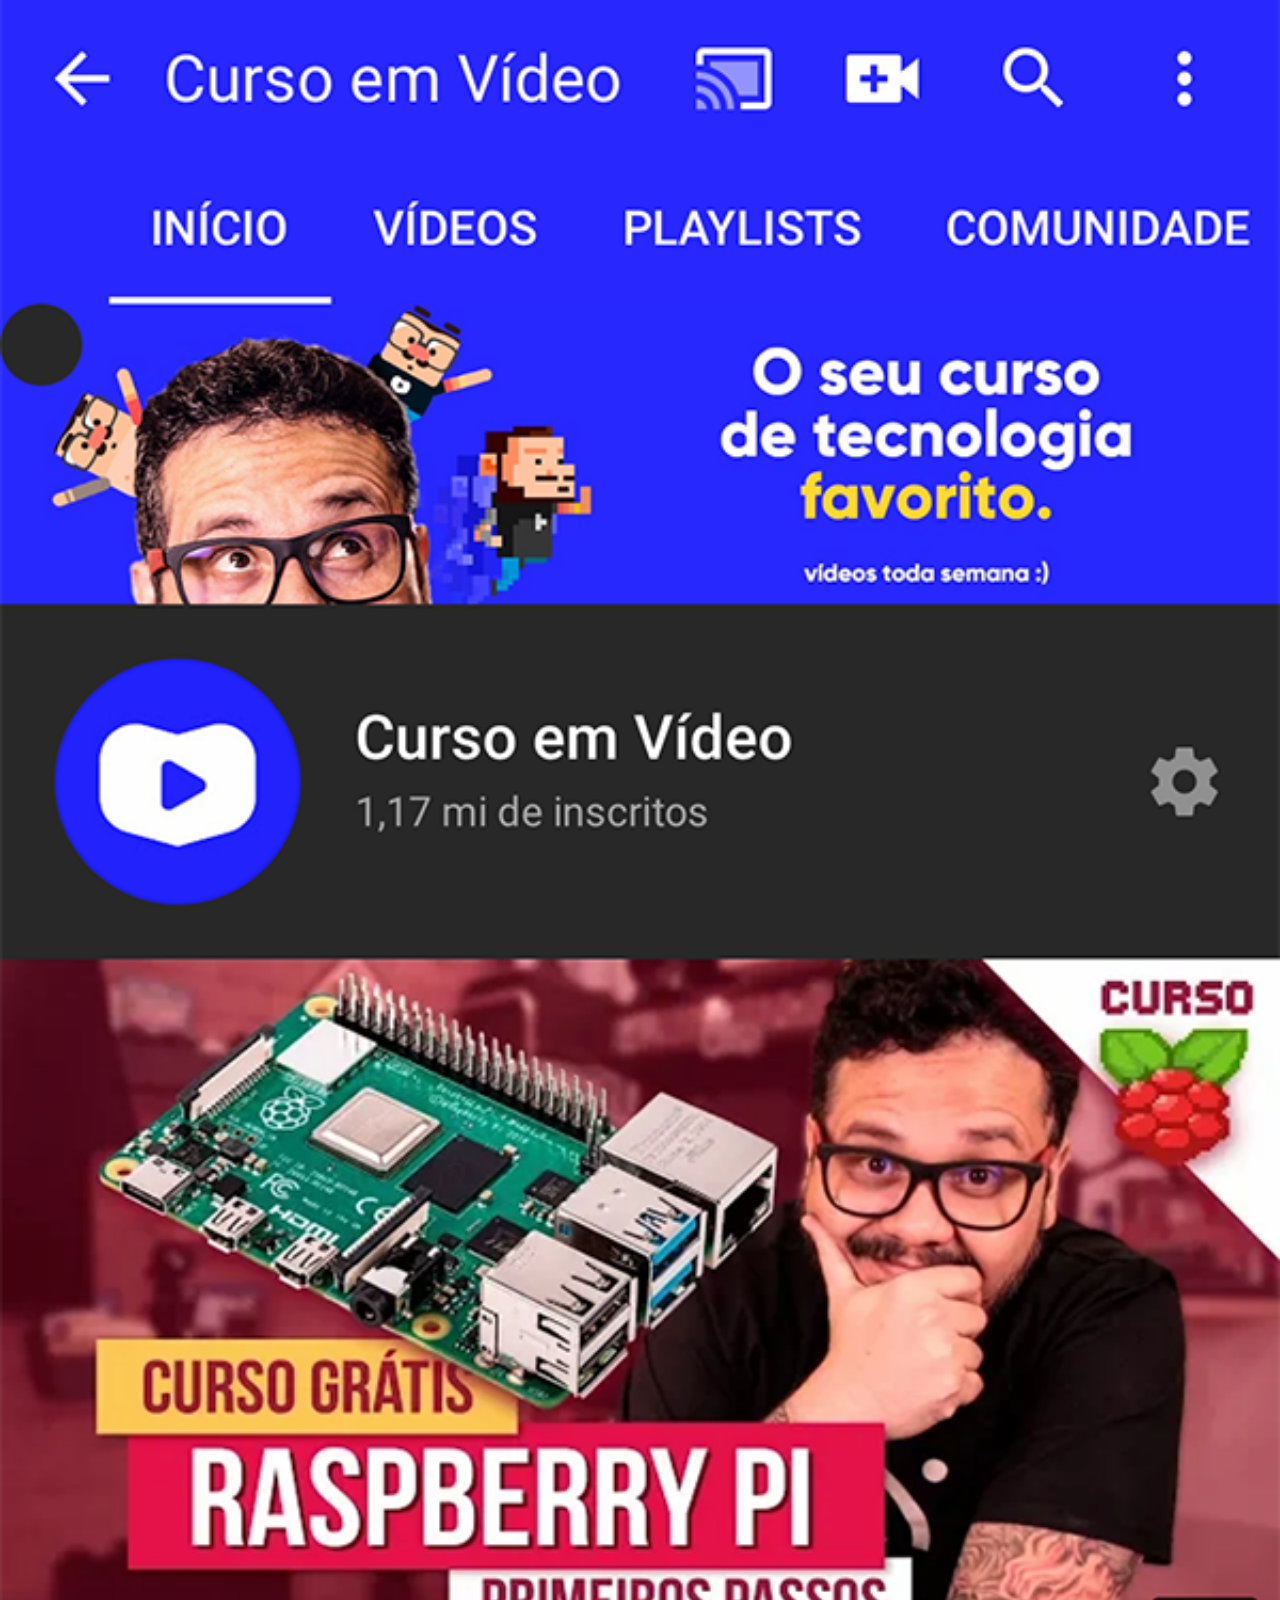
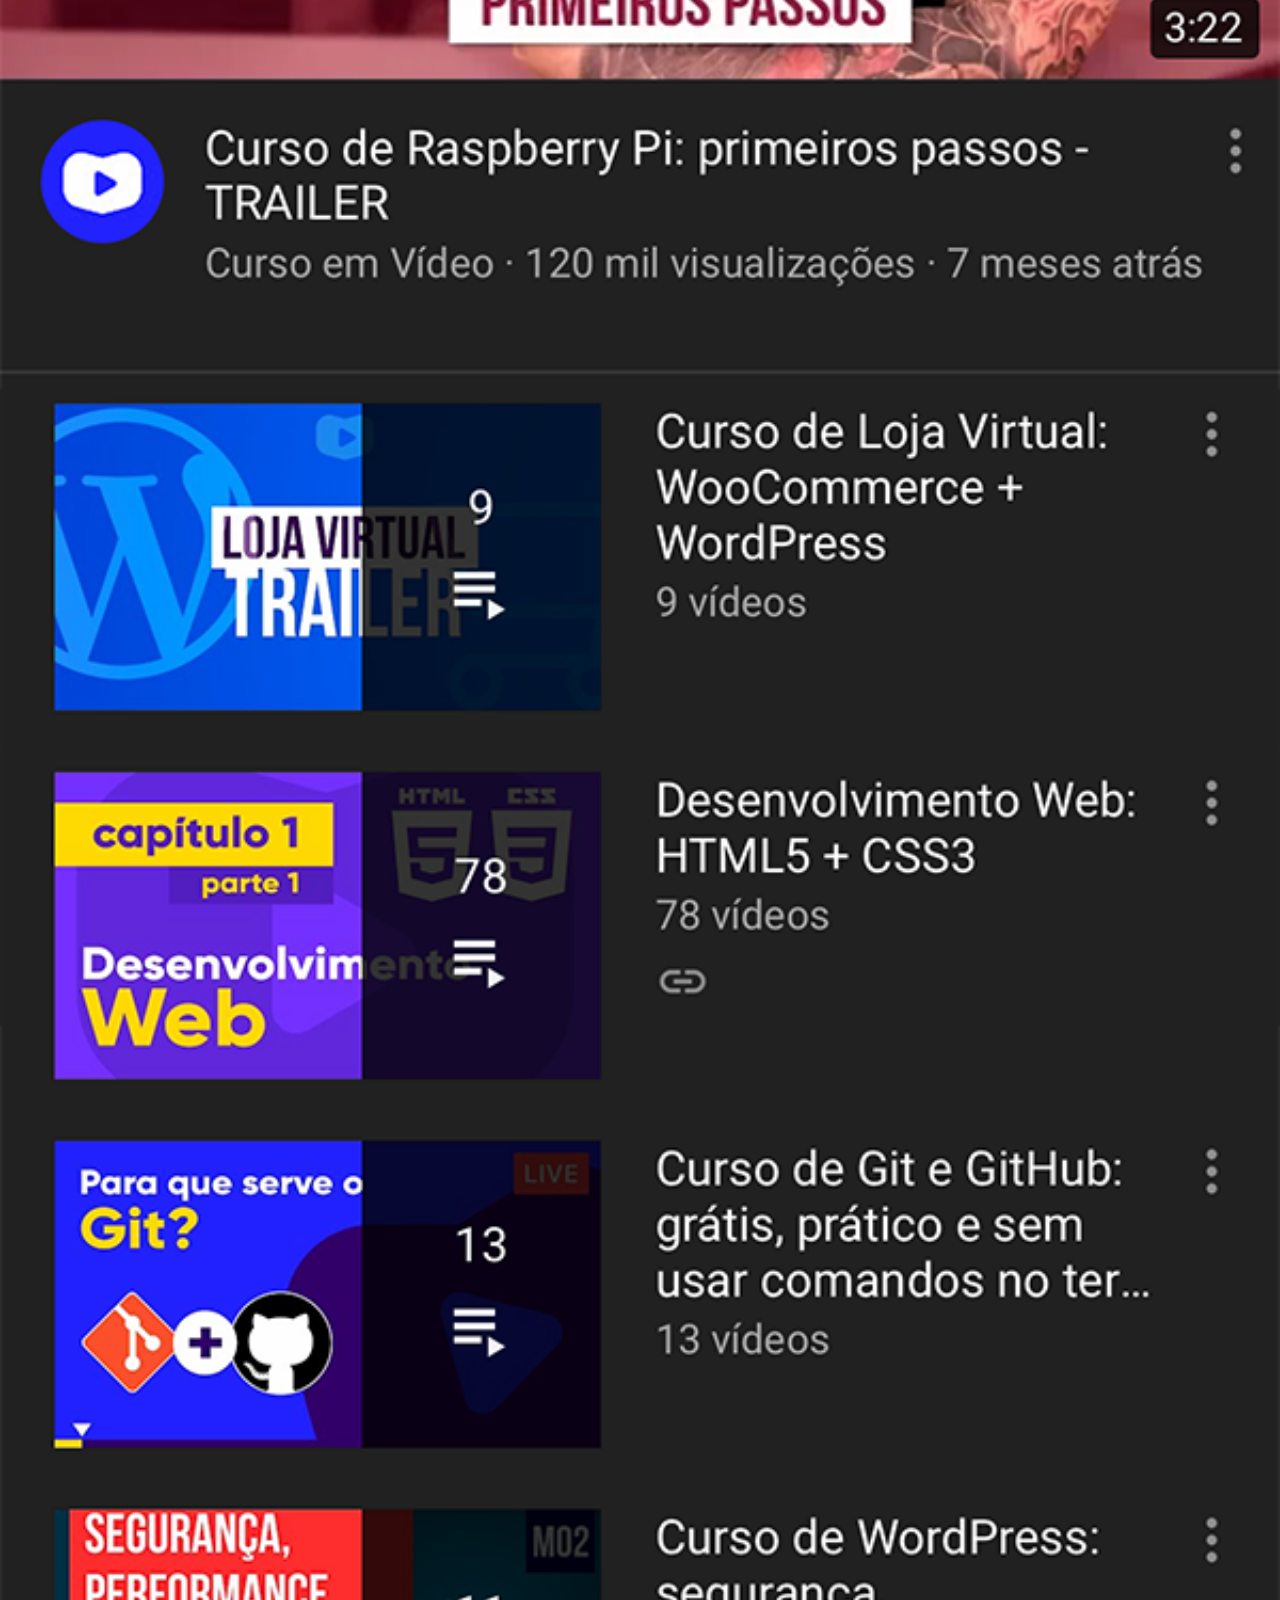
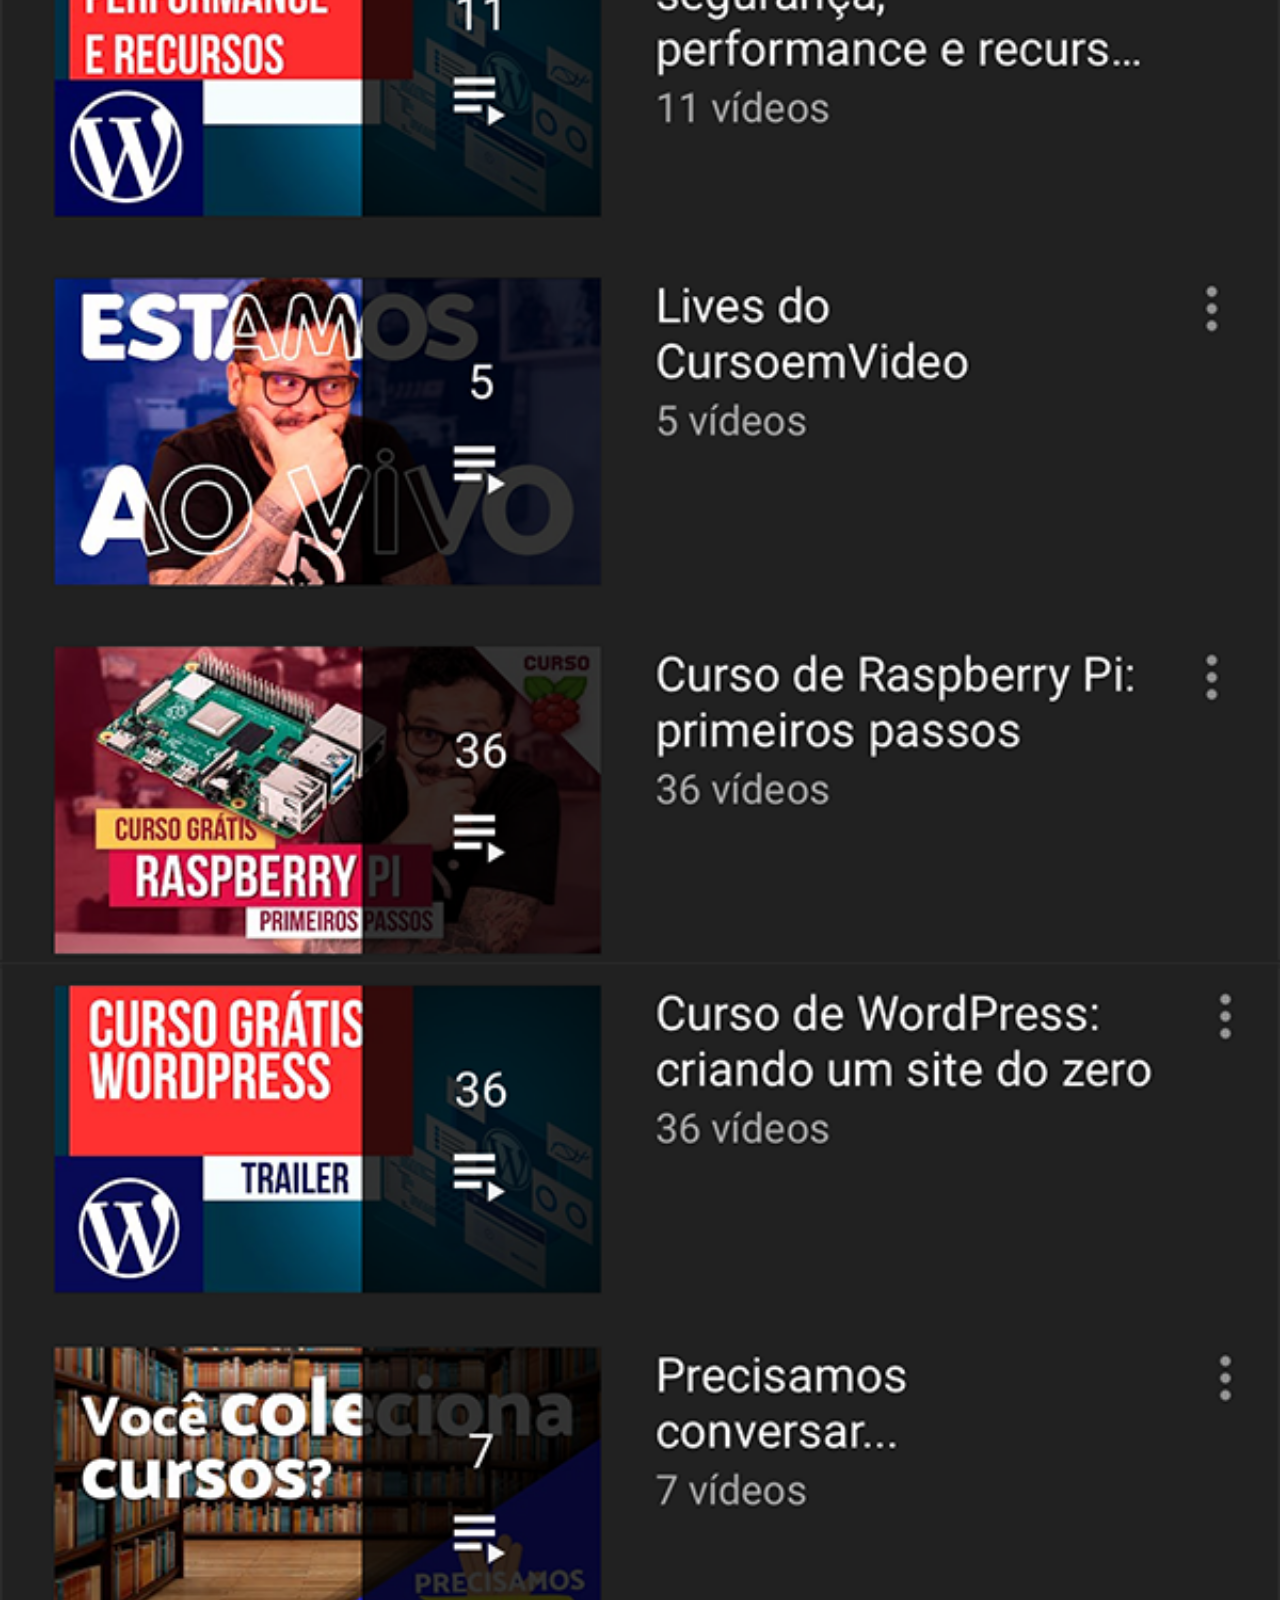
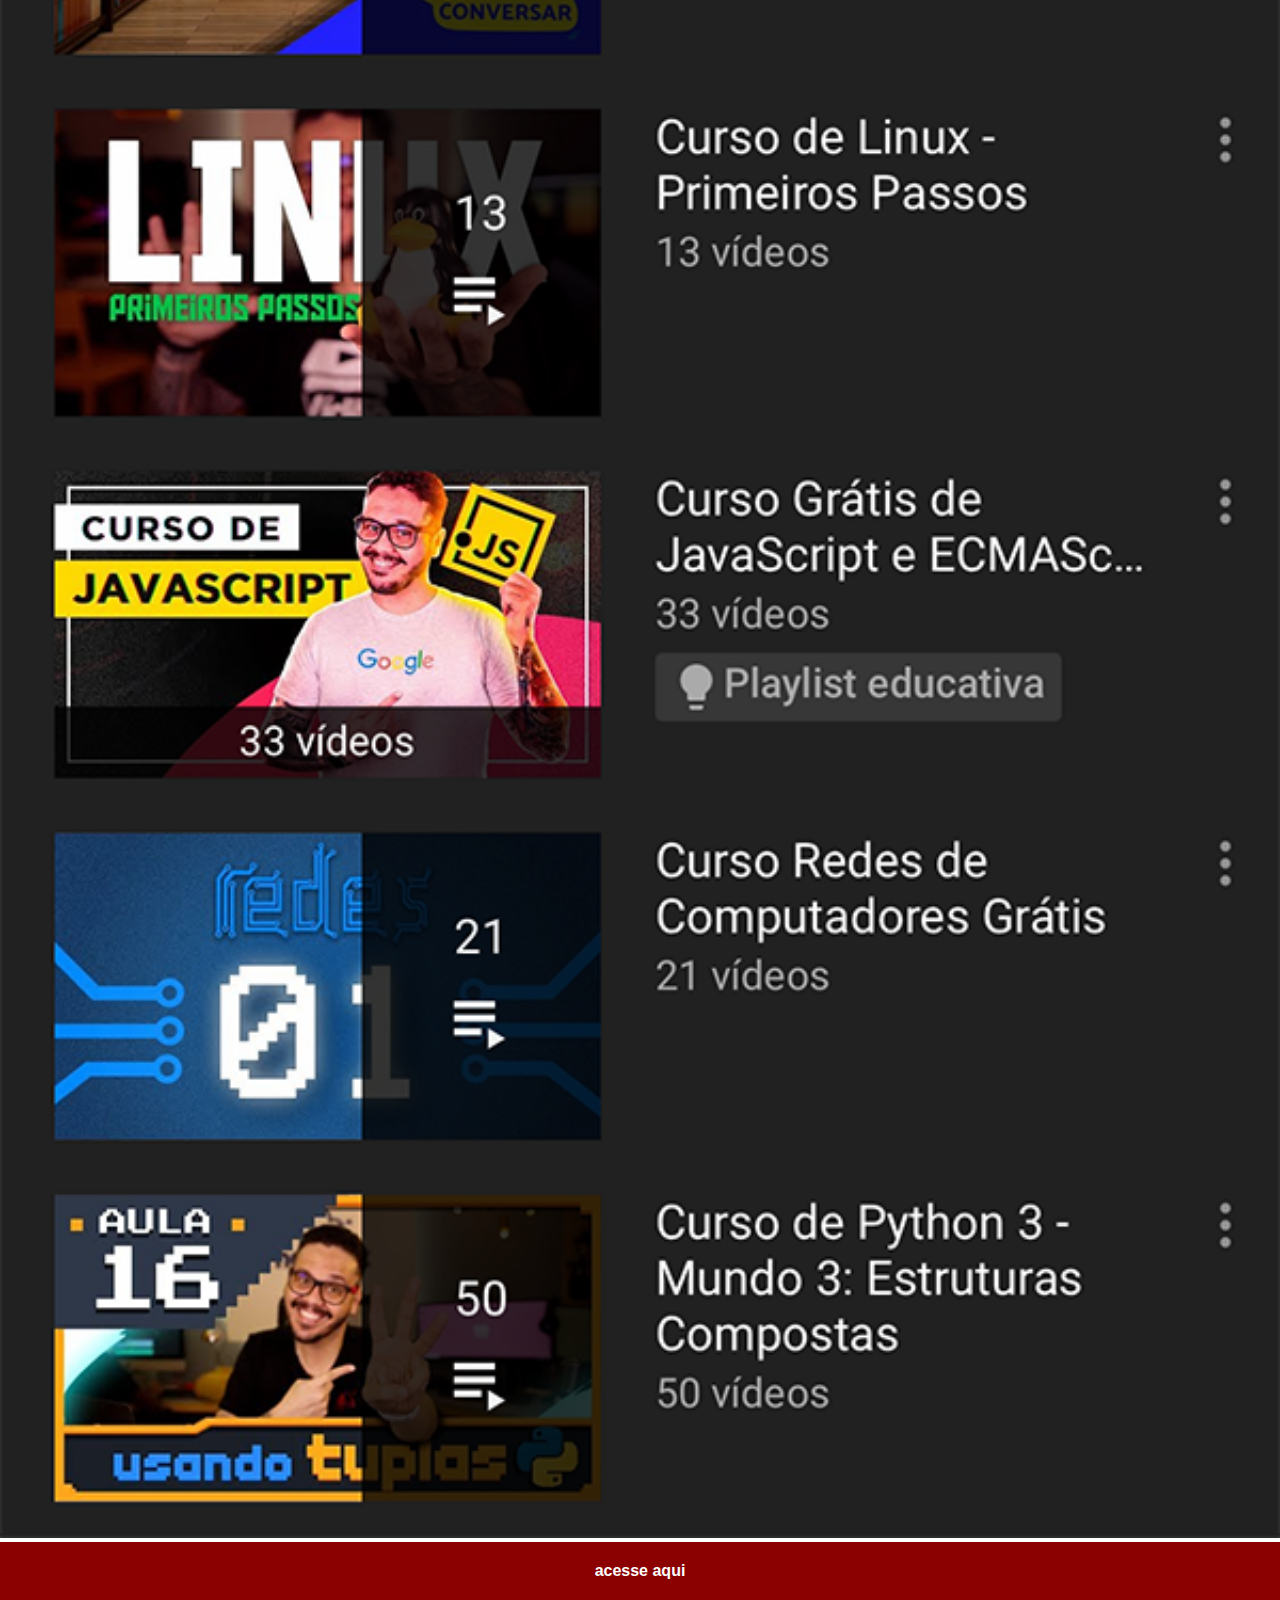
<file: youtube.html>
<!DOCTYPE html>
<html lang="pt-br">
<head>
    <meta charset="UTF-8">
    <meta name="viewport" content="width=device-width, initial-scale=1.0">
    <title>Youtube</title>
    <link rel="stylesheet" href="estilos/social.css">
</head>
<body>
    <img src="imagens/tela-youtube.png" alt="youtube">
    <a href="https://www.youtube.com/user/cursoemvideo/playlists" target="_blank">acesse aqui</a>
</body>
</html>
</file>
<file: estilos/style.css>
@charset "UTF-8";

* {
    margin: 0px;
    padding: 0px;
    font-family: Verdana, Geneva, Tahoma, sans-serif;
}

html, body {
    height: 100vh;
    width: 100vw;
    background-color: black;
}

body {
    background: url('../imagens/fundo2-minecraft.jpg') no-repeat top center;
    background-size: cover;
    background-attachment: fixed;
}

main {
    position: relative;
    height: 100vh;
}

section#telefone {
    position: absolute;
    top: 50%;
    left: 50%;
    transform: translate(-50%, -50%);

    height: 550px;
    width: 273px;
    background: url('../imagens/frame-telefone.png') no-repeat;
}

iframe#tela {
    position: relative;
    top: 12px;
    left: 14px;
    width: 245px;
    height: 526px;
    border-radius: 32px;
}
section#redes-sociais {
    text-align: right;
}

section#redes-sociais img {
    width: 50px;
    margin: 10px;
    border-radius: 50%;
    box-shadow: 2px 2px 5px rgba(0, 0, 0, 0.329);
    box-sizing: border-box;
}
section#redes-sociais img:hover {
    border: 3px solid rgba(255, 255, 255, 0.522);
    transform: translate(-3px, -3px);
    box-shadow: 5px 5px 10px rgba(0, 0, 0, 0.251);
    transition: transform 0.5s, border .5s;
}
</file>
<file: estilos/social.css>
@charset "UTF-8";

* {
    margin: 0px;
    padding: 0px;
    font-family: Verdana, Geneva, Tahoma, sans-serif;
}

::-webkit-scrollbar {
    width: 0px;
    height: 0px;
}

img {
    width: 100vw;
}

a {
    display: block;
    background-color: darkred;
    color: white;
    padding: 20px;
    text-align: center;
    text-decoration: none;
    font-weight: bolder;
}

a:hover {
    background-color: red;
    text-decoration: underline;
}
</file>
